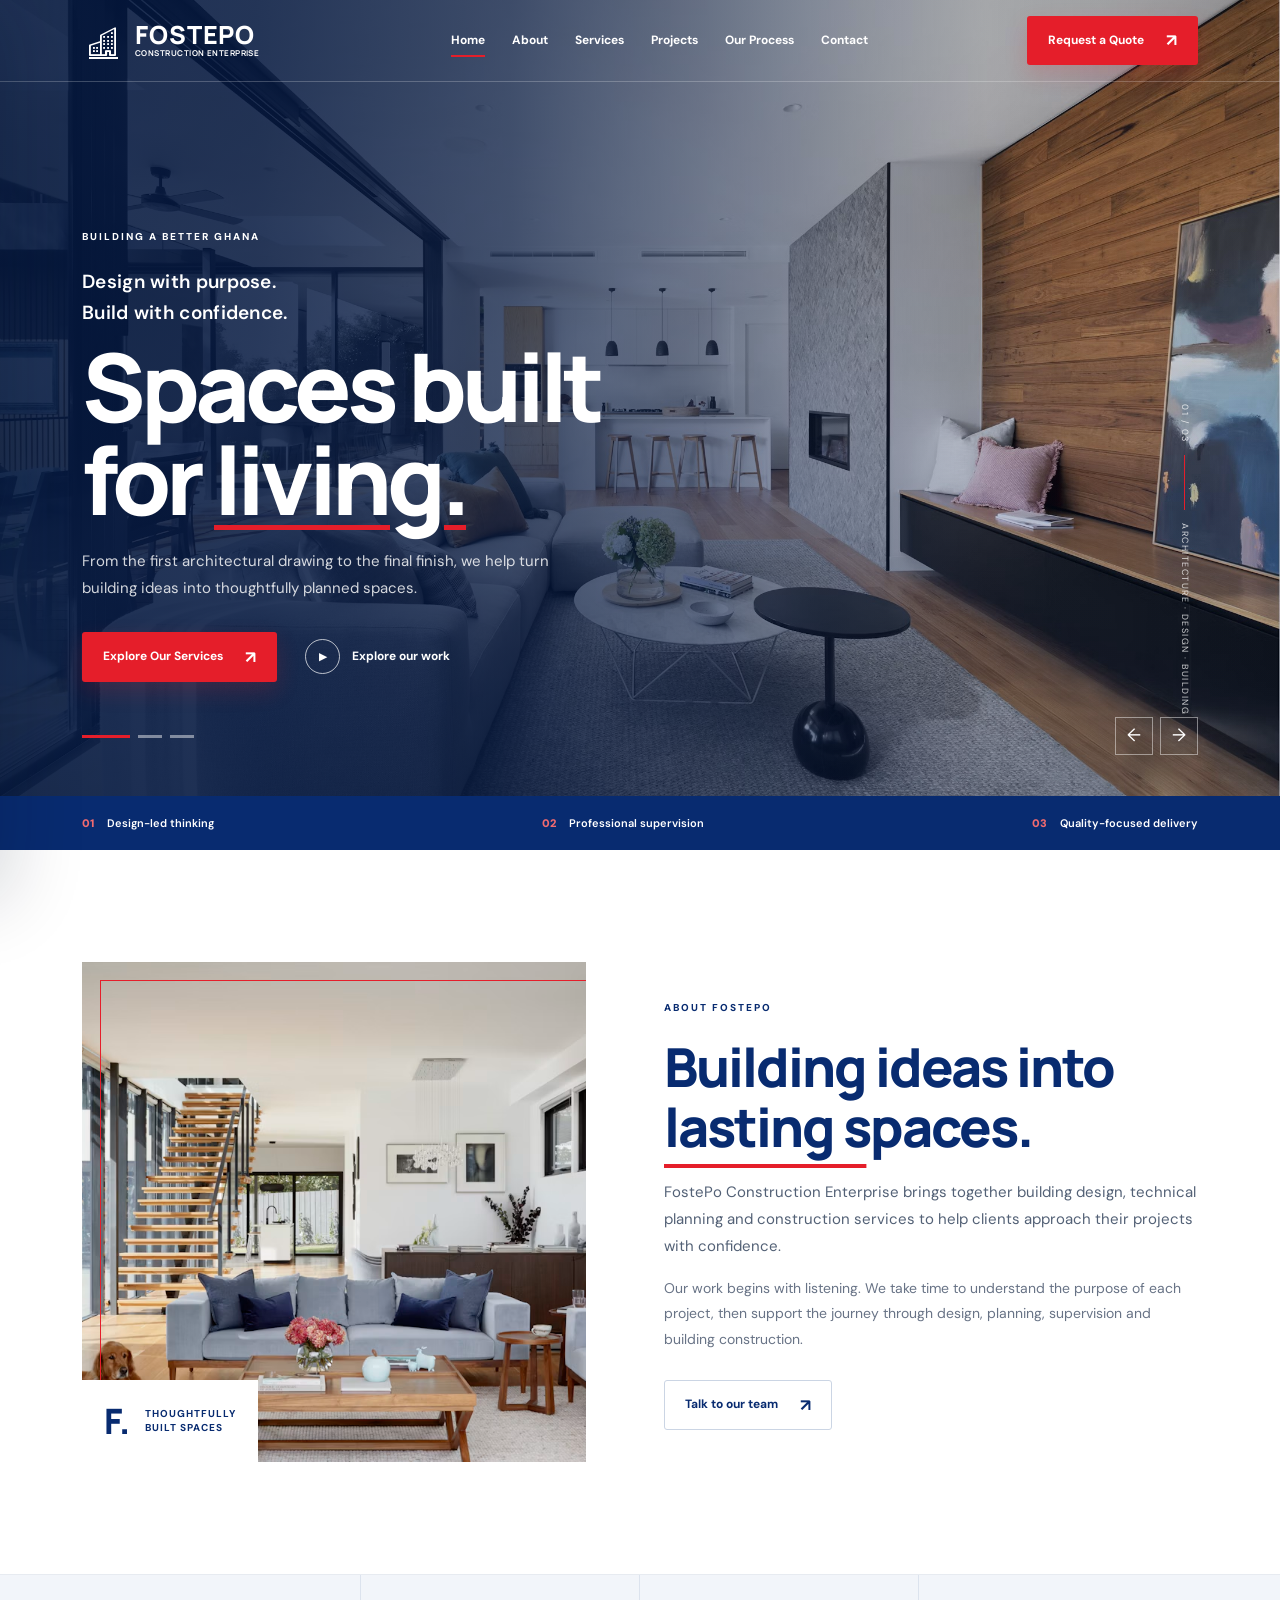
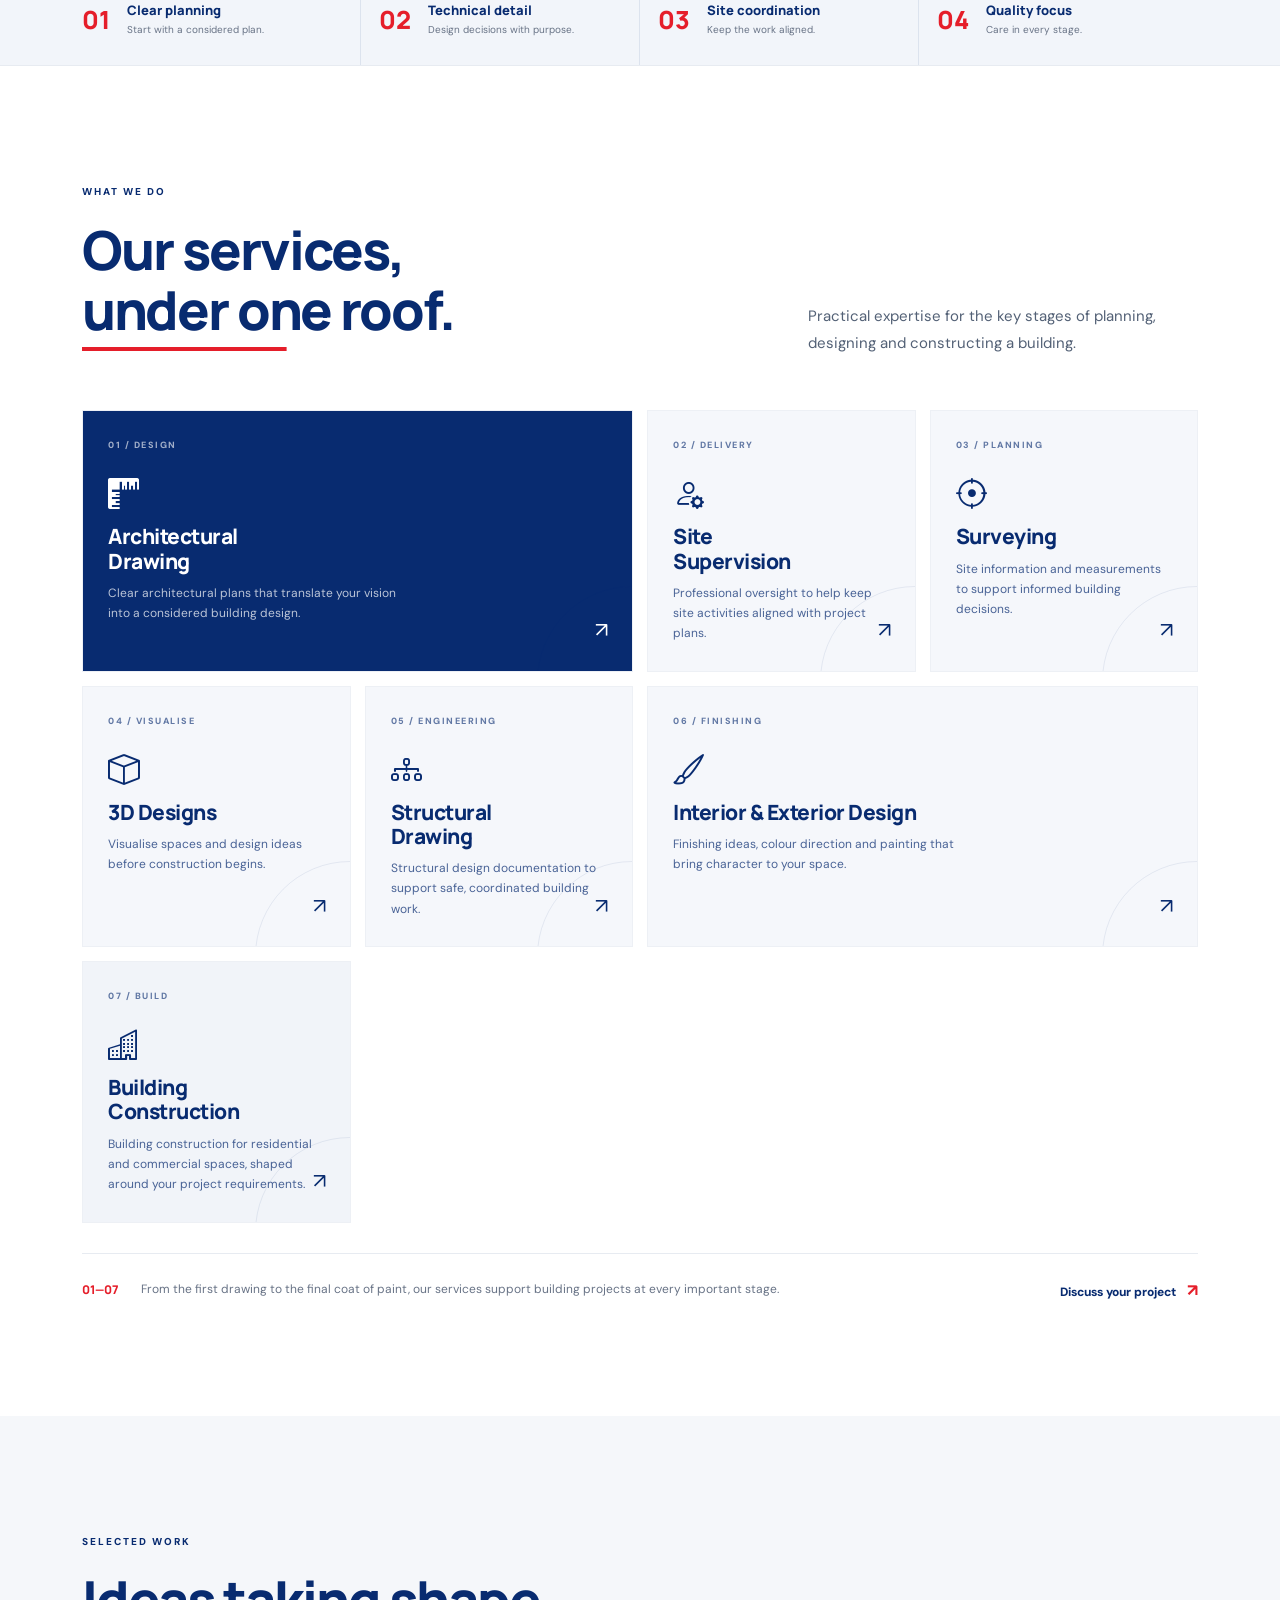
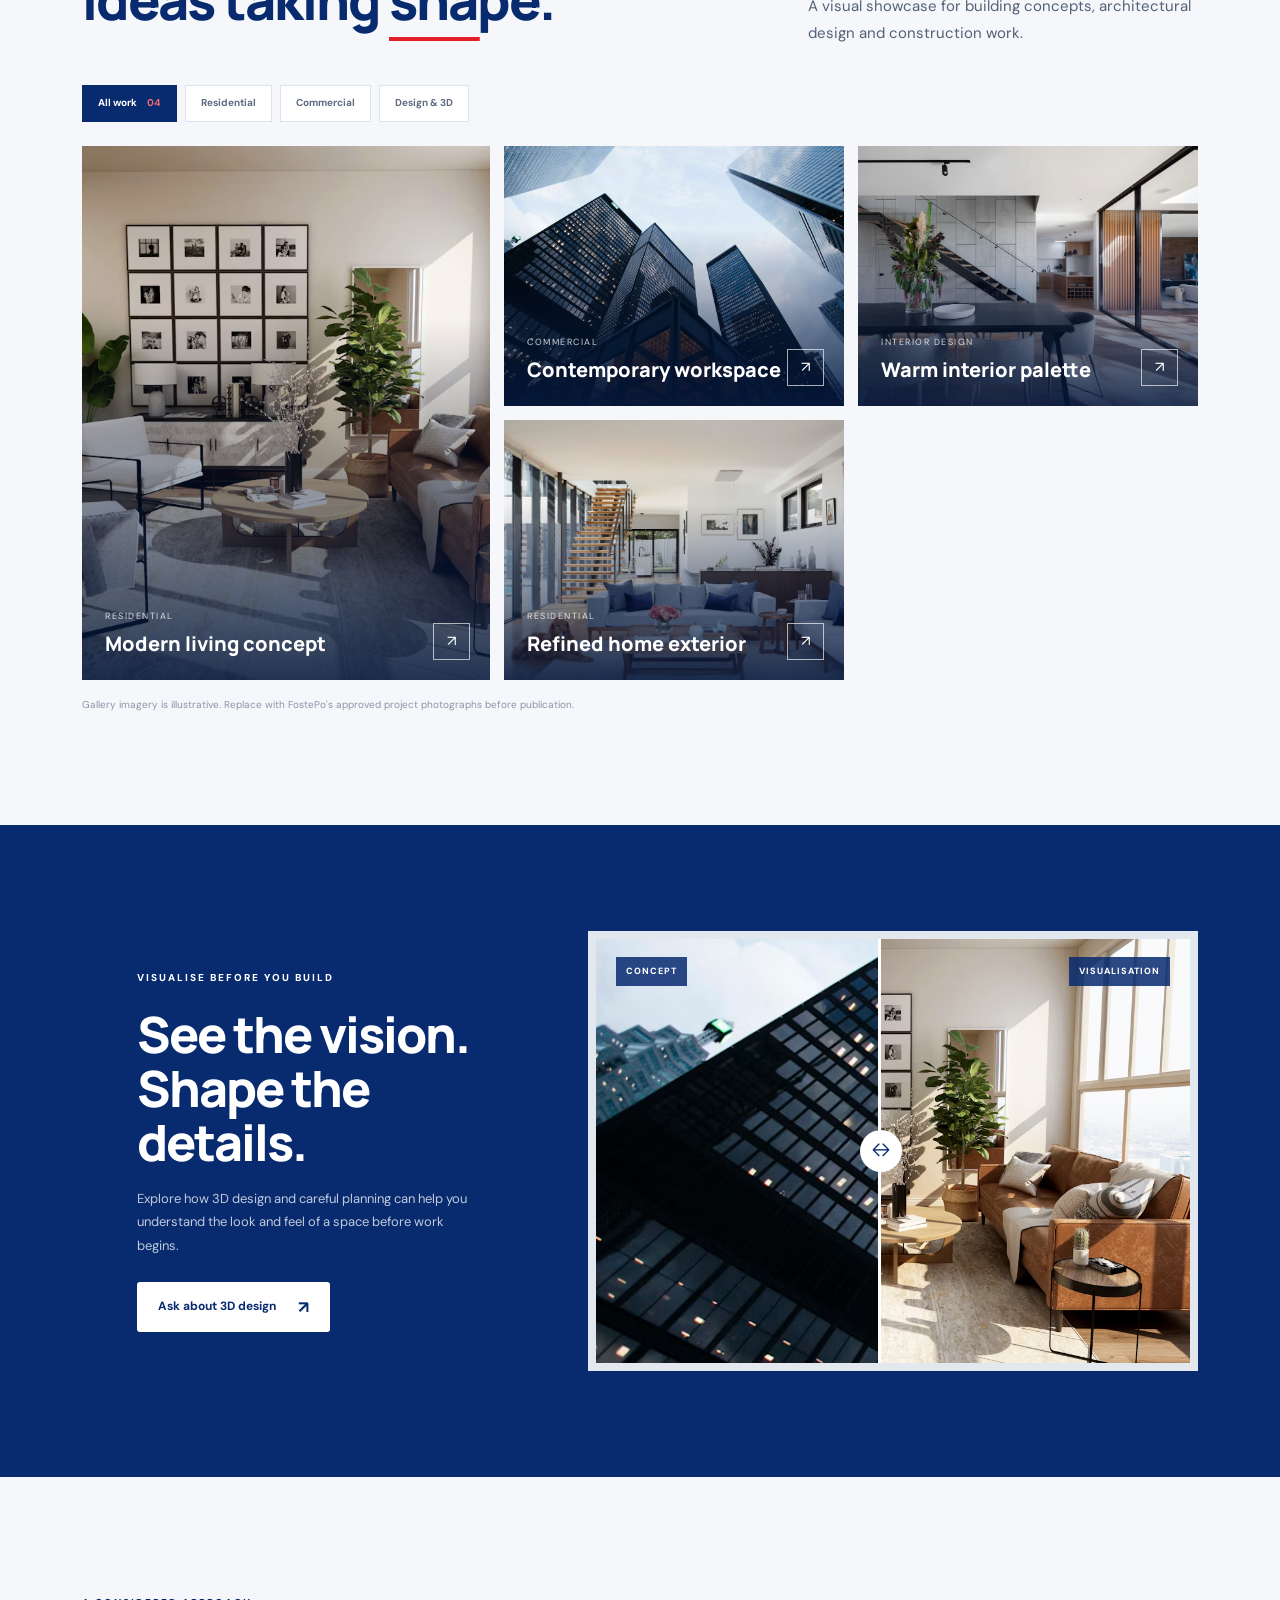
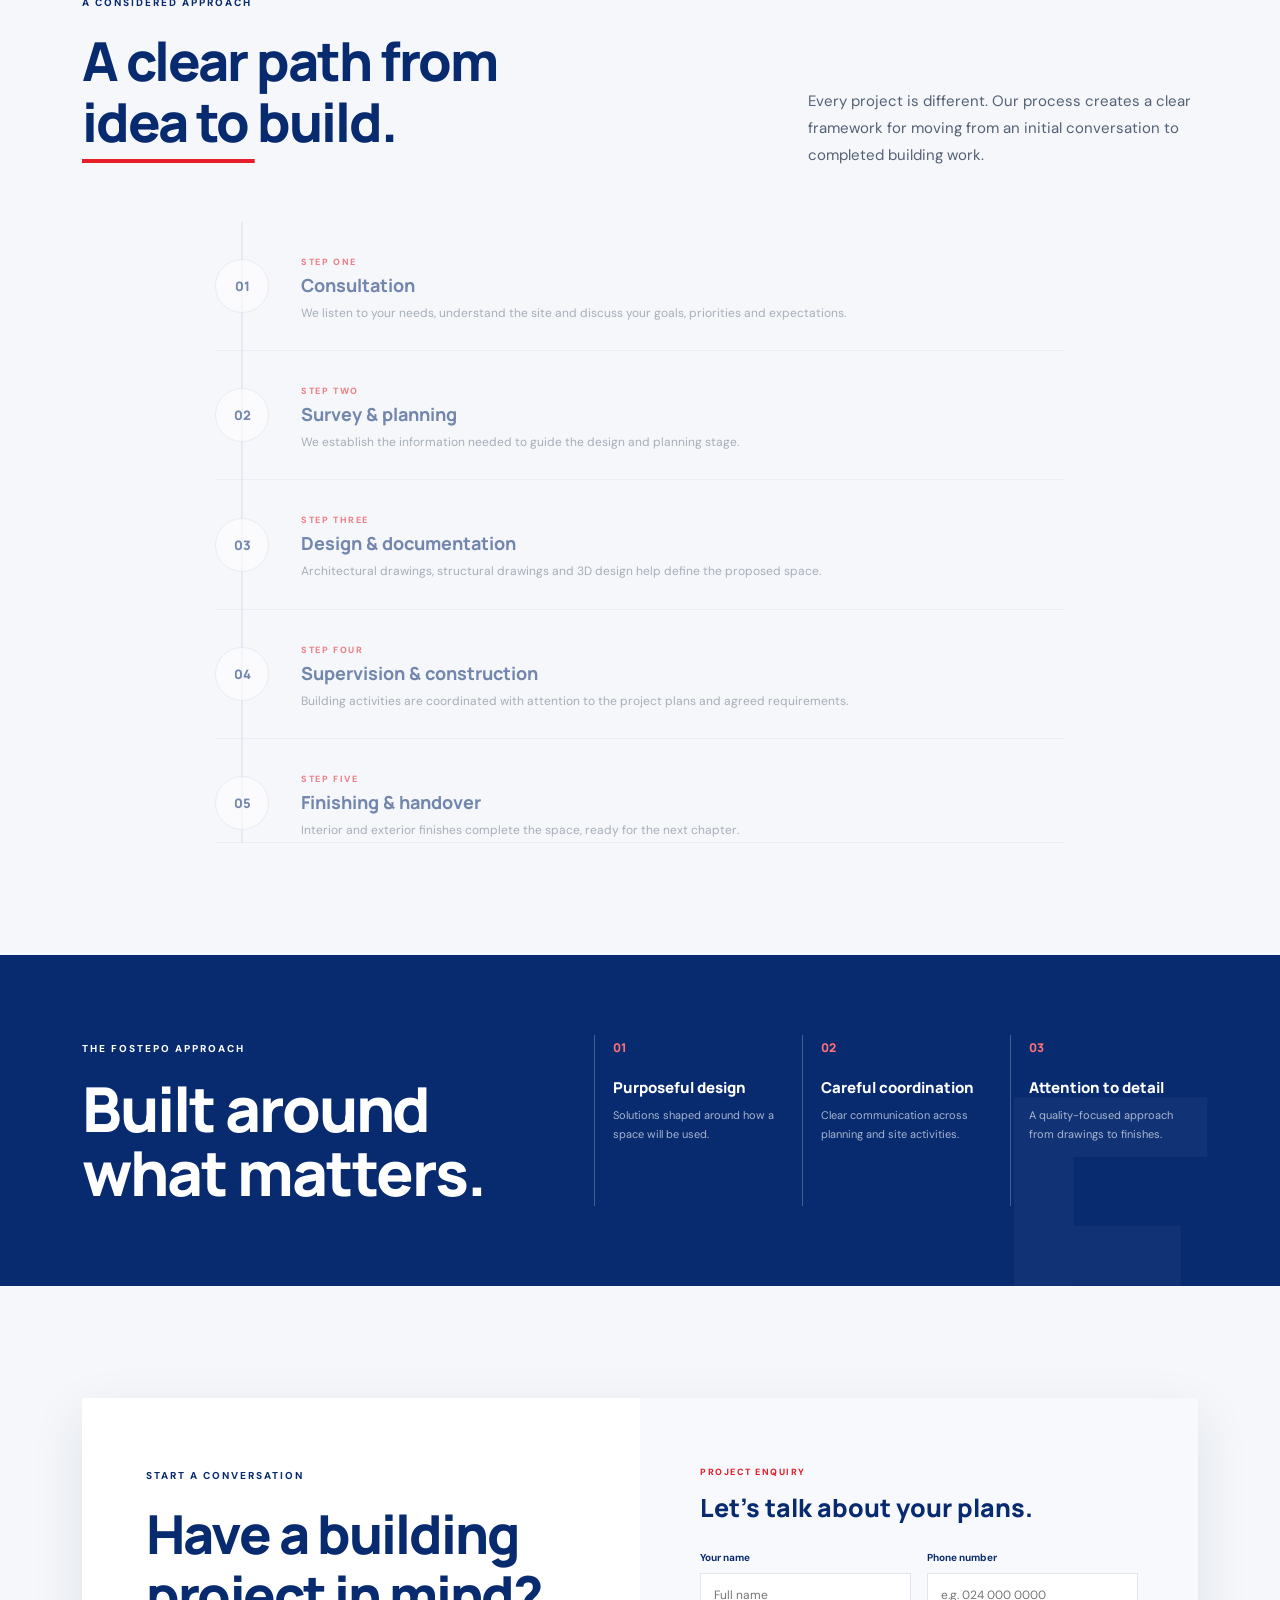
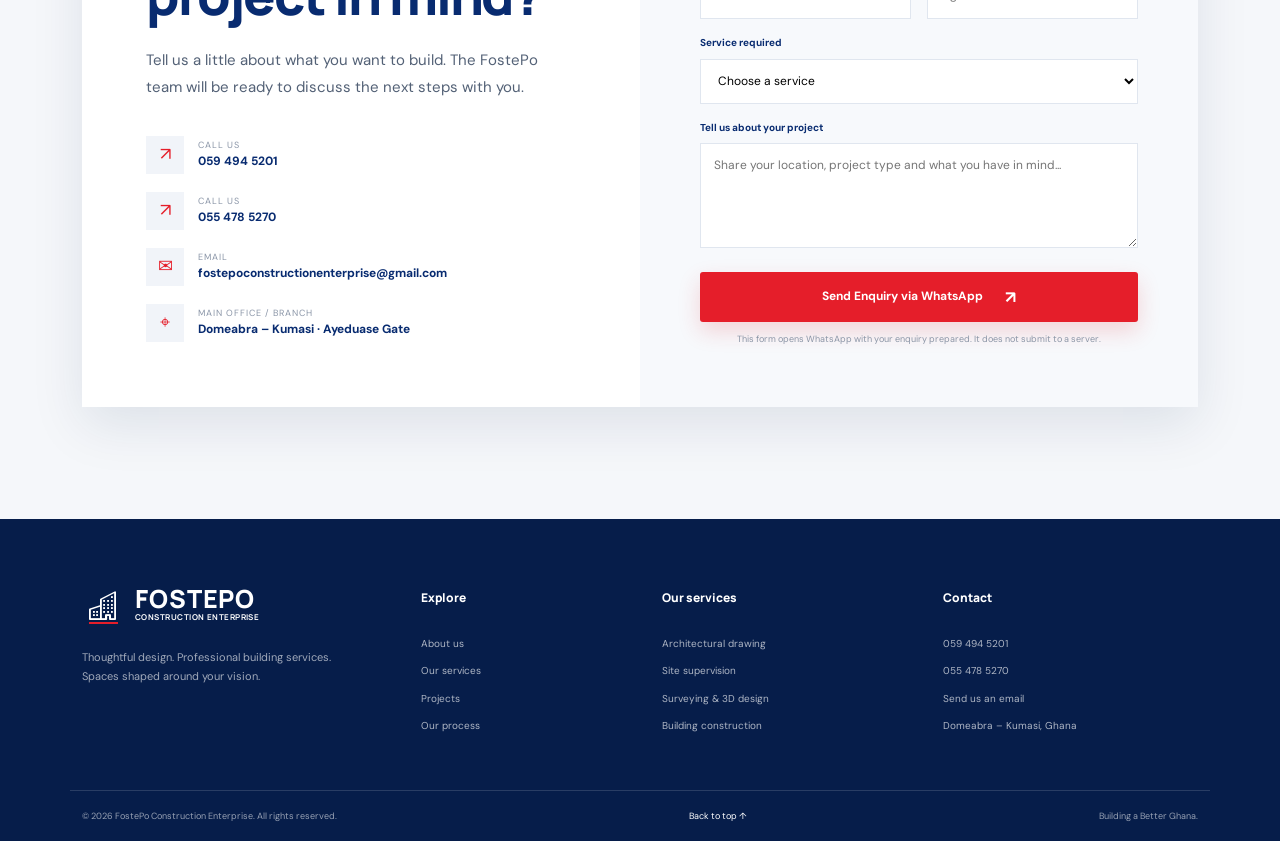
<file: index.html>
<!DOCTYPE html>

<html lang="en">
<head>
<meta charset="utf-8"/>
<meta content="width=device-width, initial-scale=1" name="viewport"/>
<meta content="#082b70" name="theme-color"/>
<meta content="FostePo Construction Enterprise provides architectural drawing, site supervision, surveying, 3D designs, structural drawing, interior and exterior design, painting and building construction in Ghana." name="description"/>
<meta content="architectural drawing, site supervision, surveying, 3D designs, structural drawing, interior design, exterior design, painting, building construction, FostePo Construction Enterprise, Ghana" name="keywords"/>
<meta content="FostePo Construction Enterprise | Building a Better Ghana" property="og:title"/>
<meta content="Architectural design, building planning, supervision and construction services in Ghana." property="og:description"/>
<meta content="website" property="og:type"/>
<title>FostePo Construction Enterprise | Building a Better Ghana</title>
<link href="https://fonts.googleapis.com" rel="preconnect"/>
<link crossorigin="" href="https://fonts.gstatic.com" rel="preconnect"/>
<link href="https://fonts.googleapis.com/css2?family=DM+Sans:wght@400;500;600;700&amp;family=Manrope:wght@400;500;600;700;800&amp;display=swap" rel="stylesheet"/>
<link href="https://cdn.jsdelivr.net/npm/bootstrap-icons@1.13.1/font/bootstrap-icons.min.css" rel="stylesheet"/>
<link crossorigin="anonymous" href="https://cdn.jsdelivr.net/npm/bootstrap@5.3.8/dist/css/bootstrap.min.css" integrity="sha384-sRIl4kxILFvY47J16cr9ZwB07vP4J8+LH7qKQnuqkuIAvNWLzeN8tE5YBujZqJLB" rel="stylesheet"/>
<link href="assets/css/style.css?v=20261112-shared-design-system" rel="stylesheet"/>
</head>
<body>
<a class="skip-link" href="#main">Skip to content</a>
<header class="site-header" data-header="">
<nav aria-label="Main navigation" class="navbar navbar-expand-lg site-nav">
<div class="container nav-container">
<a aria-label="FostePo Construction Enterprise home" class="brand" href="./#home">
<span aria-hidden="true" class="brand-mark"><i class="bi bi-buildings"></i><span class="brand-mark-line"></span></span>
<span class="brand-copy"><strong>FOSTEPO</strong><small>CONSTRUCTION ENTERPRISE</small></span>
</a>
<div class="desktop-nav d-none d-lg-flex align-items-center">
<a class="nav-link active" href="./#home">Home</a>
<a class="nav-link" href="about/">About</a>
<a class="nav-link" href="services/">Services</a>
<a class="nav-link" href="projects/">Projects</a>
<a class="nav-link" href="about/#process">Our Process</a>
<a class="nav-link" href="contact/">Contact</a>
</div>
<div class="nav-actions">

<a class="button button-red nav-quote d-none d-md-inline-flex" href="contact/">Request a Quote <span>↗</span></a>
<button aria-expanded="false" aria-label="Open navigation menu" class="menu-toggle d-lg-none" data-menu-open="" type="button">
<span></span><span></span><span></span>
</button>
</div>
</div>
</nav>
</header>
<div class="menu-backdrop" data-menu-backdrop=""></div>
<aside aria-hidden="true" aria-label="Mobile navigation" class="mobile-drawer" data-mobile-drawer="">
<div class="drawer-top">
<a aria-label="FostePo Construction Enterprise home" class="drawer-brand" href="./"><img class="drawer-brand-logo" src="assets/images/fostepo-logo.jpg" alt="FostePo Construction Enterprise" /></a>
<button aria-label="Close navigation menu" class="drawer-close" data-menu-close="" type="button">
     ×
    </button>
</div>
<p class="drawer-label">
    Explore FostePo
   </p>
<a data-drawer-link="" href="./">
<span>
     01
    </span>
    Home
   </a>
<a data-drawer-link="" href="about/">
<span>
     02
    </span>
    About Us
   </a>
<a data-drawer-link="" href="services/">
<span>
     03
    </span>
    Our Services
   </a>
<a data-drawer-link="" href="projects/">
<span>
     04
    </span>
    Our Projects
   </a>
<a data-drawer-link="" href="contact/">
<span>
     05
    </span>
    Contact Us
   </a>
<div class="drawer-bottom">
<small>
     Have a building project in mind?
    </small>
<a class="button button-red" data-drawer-link="" href="contact/">
     Let's discuss it
     <span>
      ↗
     </span>
</a>
</div>
</aside>
<main id="main">
<section aria-label="Welcome to FostePo Construction Enterprise" class="hero" id="home">
<div class="hero-slides" data-hero-slider="">
<article class="hero-slide is-active">
<img class="hero-slide-image" src="assets/images/fostepo/homepage-hero-01.jpg" alt="" aria-hidden="true" decoding="async" loading="eager" fetchpriority="high" />
<div class="hero-overlay"></div>
<div class="container hero-content">
<div class="hero-copy" data-reveal="">
<span class="eyebrow eyebrow-light"> Building a Better Ghana</span>
<p class="hero-kicker">Design with purpose.<br/>Build with confidence.</p>
<h1>Spaces built<br/>for <em>living.</em></h1>
<p class="hero-description">From the first architectural drawing to the final finish, we help turn building ideas into thoughtfully planned spaces.</p>
<div class="hero-actions">
<a class="button button-red" href="services/">Explore Our Services <span>↗</span></a>
<a class="text-link text-link-light" href="projects/"><span class="play-icon">▶</span> Explore our work</a>
</div>
</div>
<div class="hero-side-note"><span>01 / 03</span><i></i><span>Architecture · Design · Building</span></div>
</div>
</article>
<article class="hero-slide">
<img class="hero-slide-image" src="assets/images/fostepo/homepage-hero-02.jpg" alt="" aria-hidden="true" decoding="async" loading="eager" />
<div class="hero-overlay"></div>
<div class="container hero-content">
<div class="hero-copy">
<span class="eyebrow eyebrow-light"> Thoughtful planning</span>
<p class="hero-kicker">Every detail matters.</p>
<h2>Good design.<br/><em>Strong foundations.</em></h2>
<p class="hero-description">Architectural and structural drawings, surveying and site supervision that help your project move forward with clarity.</p>
<div class="hero-actions">
<a class="button button-red" href="services/">View Our Expertise <span>↗</span></a>
<a class="text-link text-link-light" href="about/">Discover FostePo <span>↗</span></a>
</div>
</div>
<div class="hero-side-note"><span>02 / 03</span><i></i><span>Plan carefully · Build confidently</span></div>
</div>
</article>
<article class="hero-slide">
<img class="hero-slide-image" src="assets/images/fostepo/homepage-hero-03.jpg" alt="" aria-hidden="true" decoding="async" loading="eager" />
<div class="hero-overlay"></div>
<div class="container hero-content">
<div class="hero-copy">
<span class="eyebrow eyebrow-light"> Your vision, brought to life</span>
<p class="hero-kicker">From concept to completion.</p>
<h2>Make room<br/>for <em>what's next.</em></h2>
<p class="hero-description">Building construction and interior and exterior design shaped around your needs, priorities and vision.</p>
<div class="hero-actions">
<a class="button button-red" href="contact/">Start a Conversation <span>↗</span></a>
<a class="text-link text-link-light" href="projects/">View Project Gallery <span>↗</span></a>
</div>
</div>
<div class="hero-side-note"><span>03 / 03</span><i></i><span>Residential · Commercial · Personal</span></div>
</div>
</article>
</div>
<div class="hero-controls container">
<div aria-label="Choose hero slide" class="hero-dots" data-hero-dots="">
<button aria-label="Show slide 1" class="is-active" type="button"></button>
<button aria-label="Show slide 2" type="button"></button>
<button aria-label="Show slide 3" type="button"></button>
</div>
<div class="hero-arrows">
<button aria-label="Previous slide" data-hero-prev="" type="button">←</button>
<button aria-label="Next slide" data-hero-next="" type="button">→</button>
</div>
</div>
<div class="hero-bottom-strip">
<div class="container strip-inner">
<span><b>01</b> Design-led thinking</span>
<span><b>02</b> Professional supervision</span>
<span><b>03</b> Quality-focused delivery</span>
</div>
</div>
</section>
<section class="intro-section section-pad" id="about">
<div class="container">
<div class="row align-items-center g-5">
<div class="col-lg-6" data-reveal="">
<div class="image-frame intro-image">
<img alt="Modern multi-storey building exterior" loading="lazy" src="assets/images/fostepo/exterior-design.avif"/>
<div class="image-index"><strong>F.</strong><span>Thoughtfully<br/>built spaces</span></div>
</div>
</div>
<div class="col-lg-6" data-reveal="">
<span class="eyebrow"> About FostePo</span>
<h2 class="section-title">Building ideas into <span class="title-rule">lasting spaces.</span></h2>
<p class="section-lead">FostePo Construction Enterprise brings together building design, technical planning and construction services to help clients approach their projects with confidence.</p>
<p class="body-copy">Our work begins with listening. We take time to understand the purpose of each project, then support the journey through design, planning, supervision and building construction.</p>
<a class="button button-outline" href="contact/">Talk to our team <span>↗</span></a>
</div>
</div>
</div>
</section>
<section aria-label="Our approach" class="proof-band">
<div class="container proof-grid">
<div class="proof-item"><span class="proof-number">01</span><div><strong>Clear planning</strong><small>Start with a considered plan.</small></div></div>
<div class="proof-item"><span class="proof-number">02</span><div><strong>Technical detail</strong><small>Design decisions with purpose.</small></div></div>
<div class="proof-item"><span class="proof-number">03</span><div><strong>Site coordination</strong><small>Keep the work aligned.</small></div></div>
<div class="proof-item"><span class="proof-number">04</span><div><strong>Quality focus</strong><small>Care in every stage.</small></div></div>
</div>
</section>
<section class="services-section section-pad" id="services">
<div class="container">
<div class="section-heading" data-reveal="">
<div><span class="eyebrow"> What we do</span><h2 class="section-title">Our services, <span class="title-rule">under one roof.</span></h2></div>
<p class="section-lead">Practical expertise for the key stages of planning, designing and constructing a building.</p>
</div>
<div class="services-bento" data-service-grid="">
<a class="service-card service-card-large" data-service="architectural drawing architectural plans building design" href="services/#architectural-drawing">
<span class="service-index">01 / DESIGN</span><span class="service-icon"><i class="bi bi-rulers"></i></span>
<h3>Architectural<br/>Drawing</h3><p>Clear architectural plans that translate your vision into a considered building design.</p><span class="service-arrow">↗</span>
</a>
<a class="service-card" data-service="site supervision building site project supervision" href="services/#site-supervision">
<span class="service-index">02 / DELIVERY</span><span class="service-icon"><i class="bi bi-person-gear"></i></span>
<h3>Site<br/>Supervision</h3><p>Professional oversight to help keep site activities aligned with project plans.</p><span class="service-arrow">↗</span>
</a>
<a class="service-card" data-service="surveying land site measurement" href="services/#surveying">
<span class="service-index">03 / PLANNING</span><span class="service-icon"><i class="bi bi-crosshair"></i></span>
<h3>Surveying</h3><p>Site information and measurements to support informed building decisions.</p><span class="service-arrow">↗</span>
</a>
<a class="service-card" data-service="3d designs visualisation rendering" href="services/#3d-designs">
<span class="service-index">04 / VISUALISE</span><span class="service-icon"><i class="bi bi-box"></i></span>
<h3>3D Designs</h3><p>Visualise spaces and design ideas before construction begins.</p><span class="service-arrow">↗</span>
</a>
<a class="service-card" data-service="structural drawing engineering building plans" href="services/#structural-drawing">
<span class="service-index">05 / ENGINEERING</span><span class="service-icon"><i class="bi bi-diagram-3"></i></span>
<h3>Structural<br/>Drawing</h3><p>Structural design documentation to support safe, coordinated building work.</p><span class="service-arrow">↗</span>
</a>
<a class="service-card service-card-wide" data-service="interior exterior design painting finishing" href="services/#interior-exterior-design">
<span class="service-index">06 / FINISHING</span><span class="service-icon"><i class="bi bi-brush"></i></span>
<h3>Interior &amp; Exterior Design</h3><p>Finishing ideas, colour direction and painting that bring character to your space.</p><span class="service-arrow">↗</span>
</a>
<a class="service-card service-card-feature" data-service="construction building house residential commercial" href="services/#building-construction">
<span class="service-index">07 / BUILD</span><span class="service-icon"><i class="bi bi-buildings"></i></span>
<h3>Building<br/>Construction</h3><p>Building construction for residential and commercial spaces, shaped around your project requirements.</p><span class="service-arrow">↗</span>
</a>
</div>
<div class="services-footnote"><span>01—07</span><p>From the first drawing to the final coat of paint, our services support building projects at every important stage.</p><a class="simple-link" href="contact/">Discuss your project <span>↗</span></a></div>
</div>
</section>
<section class="projects-section section-pad" id="projects">
<div class="container">
<div class="section-heading" data-reveal="">
<div><span class="eyebrow"> Selected work</span><h2 class="section-title">Ideas taking <span class="title-rule">shape.</span></h2></div>
<p class="section-lead">A visual showcase for building concepts, architectural design and construction work.</p>
</div>
<div class="project-filters" data-project-filters="">
<button class="active" data-filter="all" type="button">All work <span>04</span></button>
<button data-filter="residential" type="button">Residential</button>
<button data-filter="commercial" type="button">Commercial</button>
<button data-filter="design" type="button">Design &amp; 3D</button>
</div>
<div class="project-grid" data-project-grid="">
<article class="project-card project-tall" data-category="residential">
<img alt="Contemporary residential building concept" loading="lazy" src="assets/images/fostepo/interior-design.avif"/>
<div class="project-overlay"><span>Residential</span><h3>Modern living concept</h3><a aria-label="Enquire about residential projects" href="contact/">↗</a></div>
</article>
<article class="project-card" data-category="commercial">
<img alt="Contemporary commercial building" loading="lazy" src="assets/images/fostepo/residential-apartment.avif"/>
<div class="project-overlay"><span>Commercial</span><h3>Contemporary workspace</h3><a aria-label="Enquire about commercial projects" href="contact/">↗</a></div>
</article>
<article class="project-card" data-category="design">
<img alt="Interior design and living room finish" loading="lazy" src="assets/images/fostepo/service-image-01.avif"/>
<div class="project-overlay"><span>Interior design</span><h3>Warm interior palette</h3><a aria-label="Enquire about interior design" href="contact/">↗</a></div>
</article>
<article class="project-card" data-category="residential">
<img alt="Modern home exterior design" loading="lazy" src="assets/images/fostepo/exterior-design.avif"/>
<div class="project-overlay"><span>Residential</span><h3>Refined home exterior</h3><a aria-label="Enquire about home construction" href="contact/">↗</a></div>
</article>
</div>
<p class="gallery-note">Gallery imagery is illustrative. Replace with FostePo's approved project photographs before publication.</p>
</div>
</section>
<section class="comparison-section section-pad">
<div class="container">
<div class="comparison-panel" data-reveal="">
<div class="comparison-copy">
<span class="eyebrow eyebrow-light"> Visualise before you build</span>
<h2 class="section-title">See the vision.<br/><span>Shape the details.</span></h2>
<p>Explore how 3D design and careful planning can help you understand the look and feel of a space before work begins.</p>
<a class="button button-light" href="contact/">Ask about 3D design <span>↗</span></a>
</div>
<div class="before-after" data-before-after="">
<img alt="Finished contemporary home concept" class="after-image" loading="lazy" src="assets/images/fostepo/interior-design.avif"/>
<div class="before-image-wrap"><img alt="Building construction site concept" loading="lazy" src="assets/images/fostepo/residential-apartment.avif"/></div>
<span class="compare-label compare-before">CONCEPT</span><span class="compare-label compare-after">VISUALISATION</span>
<div class="compare-divider"><span>↔</span></div>
<input aria-label="Compare concept and visualisation" data-compare-range="" max="100" min="0" type="range" value="48"/>
</div>
</div>
</div>
</section>
<section class="process-section section-pad" id="process">
<div class="container">
<div class="section-heading" data-reveal="">
<div><span class="eyebrow"> A considered approach</span><h2 class="section-title">A clear path from <span class="title-rule">idea to build.</span></h2></div>
<p class="section-lead">Every project is different. Our process creates a clear framework for moving from an initial conversation to completed building work.</p>
</div>
<div class="process-timeline" data-timeline="">
<div class="timeline-line"><span data-timeline-progress=""></span></div>
<article class="timeline-step" data-timeline-step=""><span class="timeline-dot">01</span><div><small>STEP ONE</small><h3>Consultation</h3><p>We listen to your needs, understand the site and discuss your goals, priorities and expectations.</p></div></article>
<article class="timeline-step" data-timeline-step=""><span class="timeline-dot">02</span><div><small>STEP TWO</small><h3>Survey &amp; planning</h3><p>We establish the information needed to guide the design and planning stage.</p></div></article>
<article class="timeline-step" data-timeline-step=""><span class="timeline-dot">03</span><div><small>STEP THREE</small><h3>Design &amp; documentation</h3><p>Architectural drawings, structural drawings and 3D design help define the proposed space.</p></div></article>
<article class="timeline-step" data-timeline-step=""><span class="timeline-dot">04</span><div><small>STEP FOUR</small><h3>Supervision &amp; construction</h3><p>Building activities are coordinated with attention to the project plans and agreed requirements.</p></div></article>
<article class="timeline-step" data-timeline-step=""><span class="timeline-dot">05</span><div><small>STEP FIVE</small><h3>Finishing &amp; handover</h3><p>Interior and exterior finishes complete the space, ready for the next chapter.</p></div></article>
</div>
</div>
</section>
<section class="values-section">
<div class="container values-inner">
<div><span class="eyebrow eyebrow-light"> The FostePo approach</span><h2>Built around<br/>what matters.</h2></div>
<div class="values-list">
<div><span>01</span><strong>Purposeful design</strong><p>Solutions shaped around how a space will be used.</p></div>
<div><span>02</span><strong>Careful coordination</strong><p>Clear communication across planning and site activities.</p></div>
<div><span>03</span><strong>Attention to detail</strong><p>A quality-focused approach from drawings to finishes.</p></div>
</div>
</div>
</section>
<section class="contact-section section-pad" id="contact">
<div class="container">
<div class="contact-card">
<div class="contact-copy">
<span class="eyebrow"> Start a conversation</span>
<h2 class="section-title">Have a building project in mind?</h2>
<p class="section-lead">Tell us a little about what you want to build. The FostePo team will be ready to discuss the next steps with you.</p>
<div class="contact-details">
<a href="tel:+233594945201"><span class="detail-icon">↗</span><span><small>Call us</small><strong>059 494 5201</strong></span></a>
<a href="tel:+233554785270"><span class="detail-icon">↗</span><span><small>Call us</small><strong>055 478 5270</strong></span></a>
<a href="mailto:fostepoconstructionenterprise@gmail.com"><span class="detail-icon">✉</span><span><small>Email</small><strong>fostepoconstructionenterprise@gmail.com</strong></span></a>
<div><span class="detail-icon">⌖</span><span><small>Main office / branch</small><strong>Domeabra – Kumasi · Ayeduase Gate</strong></span></div>
</div>
</div>
<form class="enquiry-form" data-enquiry-form="">
<div class="form-heading"><small>PROJECT ENQUIRY</small><h3>Let's talk about your plans.</h3></div>
<div class="row g-3">
<div class="col-md-6"><label for="enquiry-name">Your name</label><input id="enquiry-name" name="name" placeholder="Full name" required="" type="text"/></div>
<div class="col-md-6"><label for="enquiry-phone">Phone number</label><input id="enquiry-phone" name="phone" placeholder="e.g. 024 000 0000" required="" type="tel"/></div>
<div class="col-12"><label for="enquiry-service">Service required</label><select id="enquiry-service" name="service" required=""><option value="">Choose a service</option><option>Architectural Drawing</option><option>Site Supervision</option><option>Surveying</option><option>3D Designs</option><option>Structural Drawing</option><option>Interior and Exterior Design / Painting</option><option>Building Construction</option></select></div>
<div class="col-12"><label for="enquiry-message">Tell us about your project</label><textarea id="enquiry-message" name="message" placeholder="Share your location, project type and what you have in mind..." required="" rows="4"></textarea></div>
<div class="col-12"><button class="button button-red w-100" type="submit">Send Enquiry via WhatsApp <span>↗</span></button><p class="form-note">This form opens WhatsApp with your enquiry prepared. It does not submit to a server.</p></div>
</div>
</form>
</div>
</div>
</section>
</main>
<footer class="site-footer">
<div class="container footer-main">
<div class="footer-brand-col">
<a class="brand brand-footer" href="./#home">
<span aria-hidden="true" class="brand-mark"><i class="bi bi-buildings"></i><span class="brand-mark-line"></span></span>
<span class="brand-copy"><strong>FOSTEPO</strong><small>CONSTRUCTION ENTERPRISE</small></span>
</a>
<p>Thoughtful design. Professional building services. Spaces shaped around your vision.</p>
</div>
<div><h4>Explore</h4><a href="about/">About us</a><a href="services/">Our services</a><a href="projects/">Projects</a><a href="about/#process">Our process</a></div>
<div><h4>Our services</h4><a href="services/#architectural-drawing">Architectural drawing</a><a href="services/#site-supervision">Site supervision</a><a href="services/#surveying">Surveying &amp; 3D design</a><a href="services/#building-construction">Building construction</a></div>
<div><h4>Contact</h4><a href="tel:+233594945201">059 494 5201</a><a href="tel:+233554785270">055 478 5270</a><a href="mailto:fostepoconstructionenterprise@gmail.com">Send us an email</a><span>Domeabra – Kumasi, Ghana</span></div>
</div>
<div class="container footer-bottom"><span>© <span data-current-year=""></span> FostePo Construction Enterprise. All rights reserved.</span><a href="./#home">Back to top ↑</a><span>Building a Better Ghana.</span></div>
</footer>

<a aria-label="Back to top" class="back-to-top" data-back-to-top="" href="./#home">↑</a>
<script crossorigin="anonymous" integrity="sha384-FKyoEForCGlyvwx9Hj09JcYn3nv7wiPVlz7YYwJrWVcXK/BmnVDxM+D2scQbITxI" src="https://cdn.jsdelivr.net/npm/bootstrap@5.3.8/dist/js/bootstrap.bundle.min.js"></script>
<script defer="" src="assets/js/homepage.js?v=20261112-home"></script>
</body>
</html>
</file>
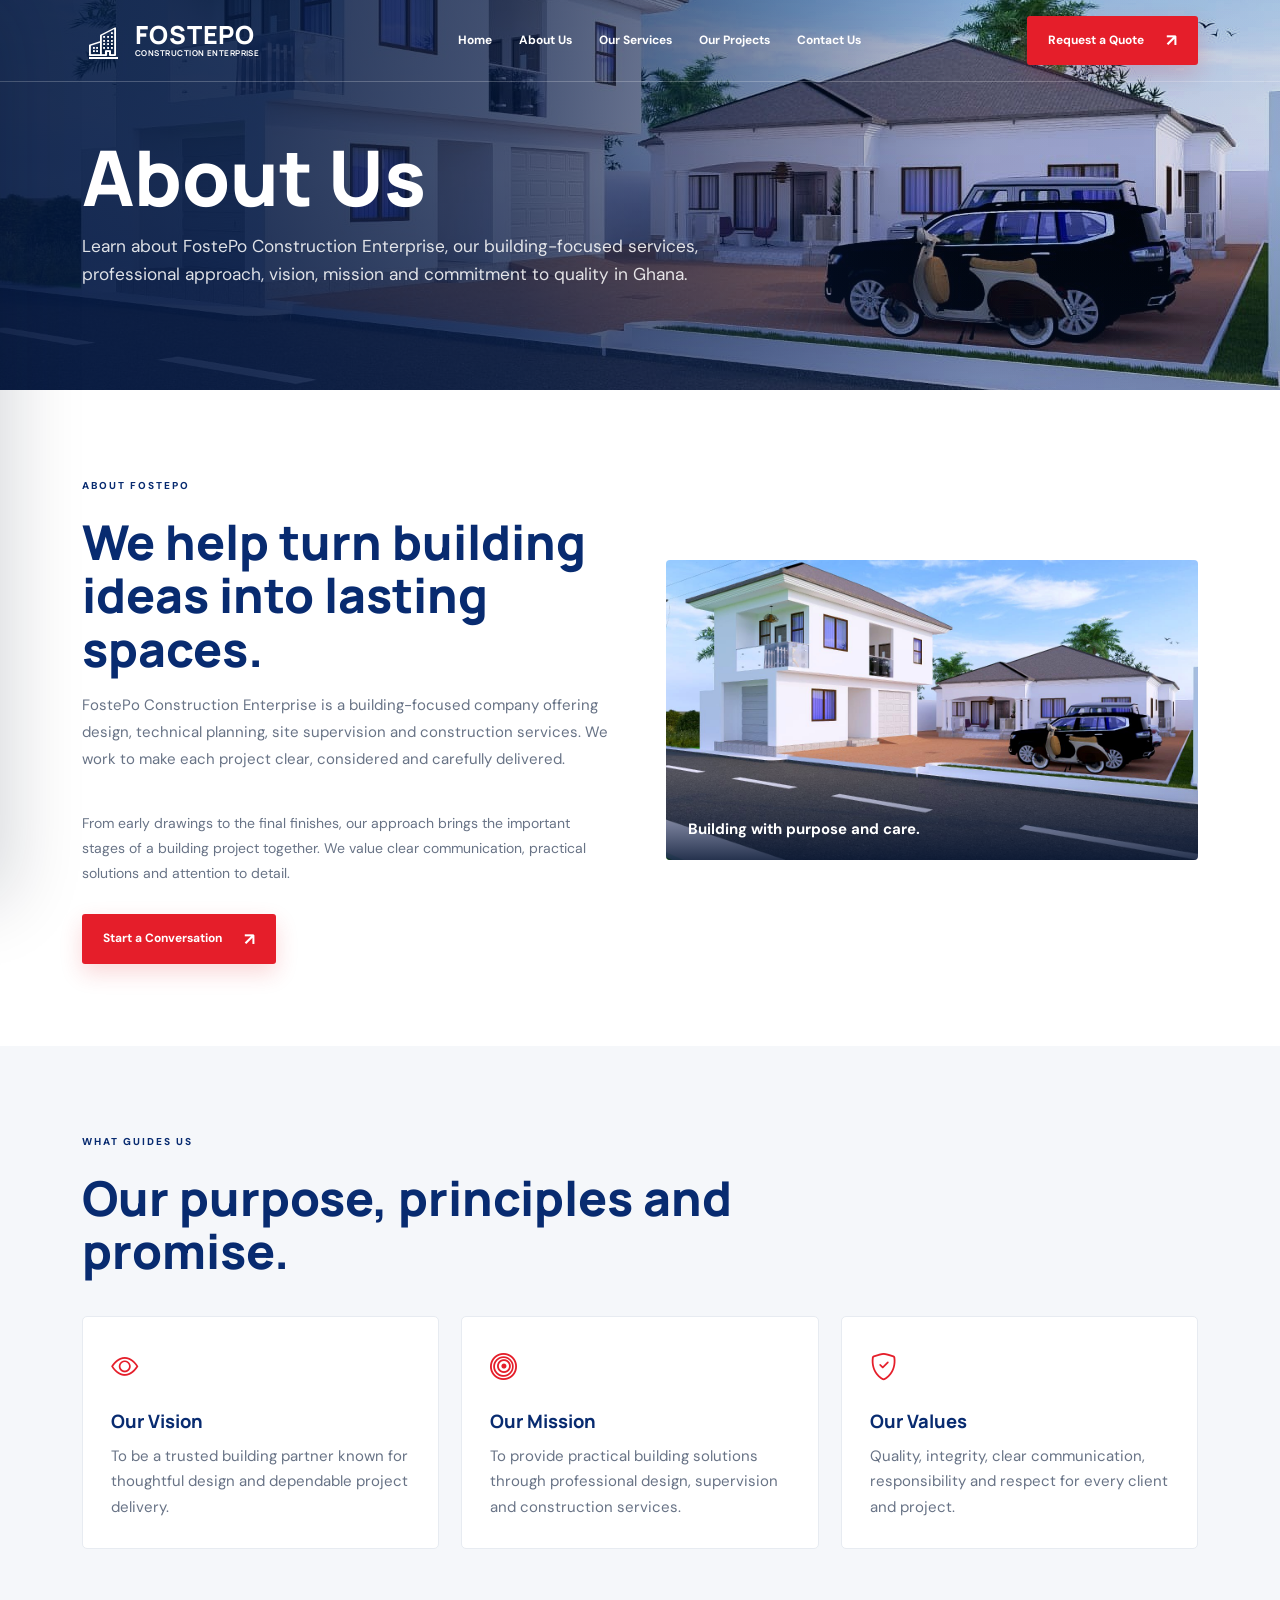
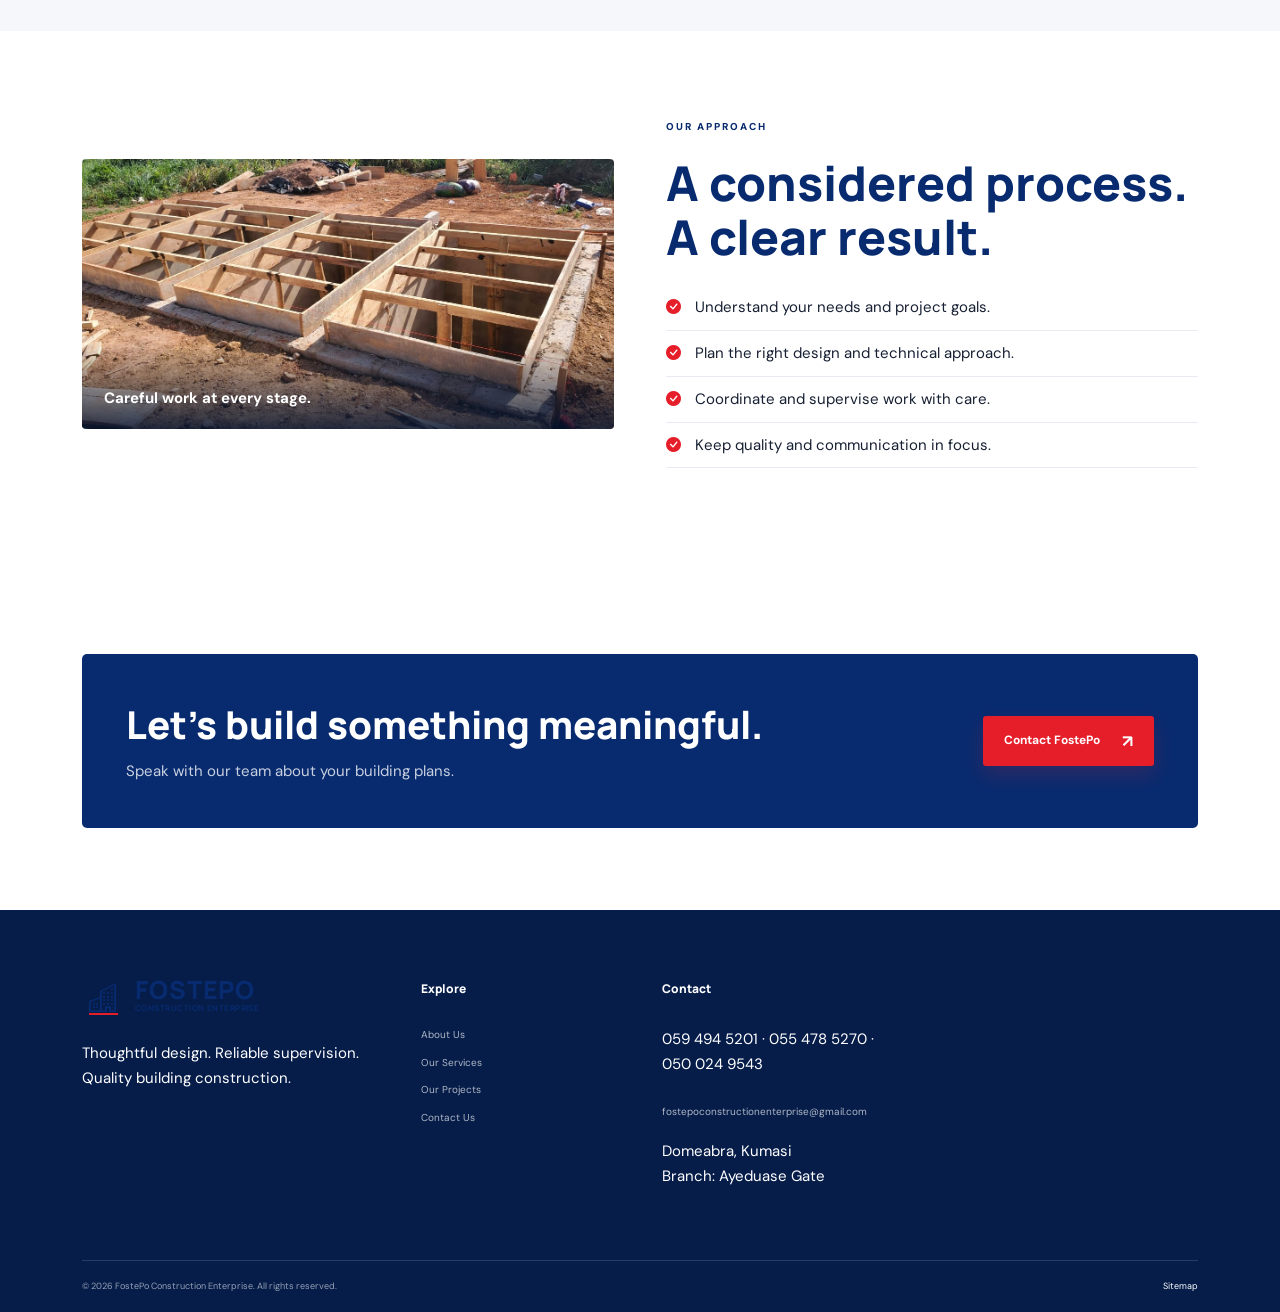
<file: about/index.html>
<!DOCTYPE html>

<html lang="en">
<head>
<meta charset="utf-8"/>
<meta content="width=device-width, initial-scale=1" name="viewport"/>
<meta content="#082b70" name="theme-color"/>
<meta content="Learn about FostePo Construction Enterprise, our building-focused services, professional approach, vision, mission and commitment to quality in Ghana." name="description"/>
<meta content="FostePo company profile, about FostePo Construction Enterprise, building company Ghana, construction company values, building design team" name="keywords"/>
<meta content="index, follow, max-image-preview:large" name="robots"/>
<link href="https://fostepo.com/about/" rel="canonical"/>
<title>
   About FostePo Construction Enterprise - Our Company
  </title>
<meta content="website" property="og:type"/>
<meta content="FostePo Construction Enterprise" property="og:site_name"/>
<meta content="About FostePo Construction Enterprise - Our Company" property="og:title"/>
<meta content="Learn about FostePo Construction Enterprise, our building-focused services, professional approach, vision, mission and commitment to quality in Ghana." property="og:description"/>
<meta content="https://fostepo.com/about/" property="og:url"/>
<meta content="https://fostepo.com/assets/images/modern-house-render.jpg" property="og:image"/>
<meta content="summary_large_image" name="twitter:card"/>
<meta content="About FostePo Construction Enterprise - Our Company" name="twitter:title"/>
<meta content="Learn about FostePo Construction Enterprise, our building-focused services, professional approach, vision, mission and commitment to quality in Ghana." name="twitter:description"/>
<meta content="https://fostepo.com/assets/images/modern-house-render.jpg" name="twitter:image"/>
<link href="../favicon.jpg" rel="icon" sizes="256x256" type="image/jpeg"/>
<link href="../favicon.jpg" rel="apple-touch-icon"/>
<link href="https://fonts.googleapis.com" rel="preconnect"/>
<link crossorigin="" href="https://fonts.gstatic.com" rel="preconnect"/>
<link href="https://fonts.googleapis.com/css2?family=DM+Sans:wght@400;500;600;700&amp;family=Manrope:wght@400;500;600;700;800&amp;display=swap" rel="stylesheet"/>
<link href="https://cdn.jsdelivr.net/npm/bootstrap-icons@1.13.1/font/bootstrap-icons.min.css" rel="stylesheet"/>
<link href="https://cdn.jsdelivr.net/npm/bootstrap@5.3.8/dist/css/bootstrap.min.css" rel="stylesheet"/>
<link href="../assets/css/style.css?v=20261112-shared-design-system" rel="stylesheet"/>
<script type="application/ld+json">
   {"@context": "https://schema.org", "@type": "GeneralContractor", "name": "FostePo Construction Enterprise", "url": "https://fostepo.com/", "email": "fostepoconstructionenterprise@gmail.com", "telephone": ["+233594945201", "+233554785270", "+233500249543"], "image": "https://fostepo.com/assets/images/modern-house-render.jpg", "logo": "https://fostepo.com/favicon.jpg", "address": {"@type": "PostalAddress", "addressLocality": "Domeabra", "addressRegion": "Ashanti Region", "addressCountry": "GH"}, "areaServed": {"@type": "Country", "name": "Ghana"}, "knowsAbout": ["Architectural Drawing", "Site Supervision", "Surveying", "3D Designs", "Structural Drawing", "Interior and Exterior Design", "Building Construction"]}
  </script>
<script type="application/ld+json">
   {"@context": "https://schema.org", "@type": "BreadcrumbList", "itemListElement": [{"@type": "ListItem", "position": 1, "name": "Home", "item": "https://fostepo.com/"}, {"@type": "ListItem", "position": 2, "name": "About Us", "item": "https://fostepo.com/about/"}]}
  </script>
</head>
<body>
<a class="skip-link" href="#main">
   Skip to content
  </a>
<header class="site-header" data-header="">
<nav aria-label="Main navigation" class="navbar site-nav">
<div class="container nav-container">
<a aria-label="FostePo Construction Enterprise home" class="brand" href="../">
<span class="brand-mark">
<i class="bi bi-buildings">
</i>
<span class="brand-mark-line">
</span>
</span>
<span class="brand-copy">
<strong>
        FOSTEPO
       </strong>
<small>
        CONSTRUCTION ENTERPRISE
       </small>
</span>
</a>
<div class="desktop-nav d-none d-lg-flex align-items-center">
<a class="nav-link" href="../">
       Home
      </a>
<a class="nav-link active" href="../about/">
       About Us
      </a>
<a class="nav-link" href="../services/">
       Our Services
      </a>
<a class="nav-link" href="../projects/">
       Our Projects
      </a>
<a class="nav-link" href="../contact/">
       Contact Us
      </a>
</div>
<div class="nav-actions">

<a class="button button-red nav-quote d-none d-md-inline-flex" href="../contact/">
       Request a Quote
       <span>
        ↗
       </span>
</a>
<button aria-expanded="false" aria-label="Open navigation menu" class="menu-toggle d-lg-none" data-menu-open="" type="button">
<span>
</span>
<span>
</span>
<span>
</span>
</button>
</div>
</div>
</nav>
</header>
<div class="menu-backdrop" data-menu-backdrop="">
</div>
<aside aria-hidden="true" aria-label="Mobile navigation" class="mobile-drawer" data-mobile-drawer="">
<div class="drawer-top">
<a aria-label="FostePo Construction Enterprise home" class="drawer-brand" href="../"><img class="drawer-brand-logo" src="../assets/images/fostepo-logo.jpg" alt="FostePo Construction Enterprise" /></a>
<button aria-label="Close navigation menu" class="drawer-close" data-menu-close="" type="button">
     ×
    </button>
</div>
<p class="drawer-label">
    Explore FostePo
   </p>
<a data-drawer-link="" href="../">
<span>
     01
    </span>
    Home
   </a>
<a data-drawer-link="" href="../about/">
<span>
     02
    </span>
    About Us
   </a>
<a data-drawer-link="" href="../services/">
<span>
     03
    </span>
    Our Services
   </a>
<a data-drawer-link="" href="../projects/">
<span>
     04
    </span>
    Our Projects
   </a>
<a data-drawer-link="" href="../contact/">
<span>
     05
    </span>
    Contact Us
   </a>
<div class="drawer-bottom">
<small>
     Have a building project in mind?
    </small>
<a class="button button-red" data-drawer-link="" href="../contact/">
     Let's discuss it
     <span>
      ↗
     </span>
</a>
</div>
</aside>

<main id="main">
<section class="page-hero">
<img class="page-hero-image" src="../assets/images/exterior-residence.jpg" alt="" aria-hidden="true" decoding="async" fetchpriority="high" />
<div class="container">
<h1>
      About Us
     </h1>
<p>
      Learn about FostePo Construction Enterprise, our building-focused services, professional approach, vision, mission and commitment to quality in Ghana.
     </p>
</div>
</section>
<section class="page-content">
<div class="container">
<div class="two-col">
<div>
<div class="page-intro">
<span class="eyebrow">
         About FostePo
        </span>
<h2>
         We help turn building ideas into lasting spaces.
        </h2>
<p>
         FostePo Construction Enterprise is a building-focused company offering design, technical planning, site supervision and construction services. We work to make each project clear, considered and carefully delivered.
        </p>
</div>
<p class="body-copy">
        From early drawings to the final finishes, our approach brings the important stages of a building project together. We value clear communication, practical solutions and attention to detail.
       </p>
<a class="button button-red" href="../contact/">
        Start a Conversation
        <span>
         ↗
        </span>
</a>
</div>
<figure class="image-card">
<img alt="Modern building design visualisation" src="../assets/images/exterior-residence.jpg"/>
<figcaption>
        Building with purpose and care.
       </figcaption>
</figure>
</div>
</div>
</section>
<section class="page-content" style="background:#f5f7fa">
<div class="container">
<div class="page-intro">
<span class="eyebrow">
       What guides us
      </span>
<h2>
       Our purpose, principles and promise.
      </h2>
</div>
<div class="page-grid">
<article class="info-card">
<div class="card-icon">
<i class="bi bi-eye">
</i>
</div>
<h3>
        Our Vision
       </h3>
<p>
        To be a trusted building partner known for thoughtful design and dependable project delivery.
       </p>
</article>
<article class="info-card">
<div class="card-icon">
<i class="bi bi-bullseye">
</i>
</div>
<h3>
        Our Mission
       </h3>
<p>
        To provide practical building solutions through professional design, supervision and construction services.
       </p>
</article>
<article class="info-card">
<div class="card-icon">
<i class="bi bi-shield-check">
</i>
</div>
<h3>
        Our Values
       </h3>
<p>
        Quality, integrity, clear communication, responsibility and respect for every client and project.
       </p>
</article>
</div>
</div>
</section>
<section class="page-content" id="process">
<div class="container two-col">
<figure class="image-card">
<img alt="Building foundation preparation on site" src="../assets/images/site-foundation-02.jpg"/>
<figcaption>
       Careful work at every stage.
      </figcaption>
</figure>
<div>
<span class="eyebrow">
       Our approach
      </span>
<h2 class="content-heading">
       A considered process. A clear result.
      </h2>
<ul class="check-list">
<li>
<i class="bi bi-check-circle-fill">
</i>
        Understand your needs and project goals.
       </li>
<li>
<i class="bi bi-check-circle-fill">
</i>
        Plan the right design and technical approach.
       </li>
<li>
<i class="bi bi-check-circle-fill">
</i>
        Coordinate and supervise work with care.
       </li>
<li>
<i class="bi bi-check-circle-fill">
</i>
        Keep quality and communication in focus.
       </li>
</ul>
</div>
</div>
</section>
<section class="page-content">
<div class="container">
<div class="cta-panel">
<div>
<h2>
        Let's build something meaningful.
       </h2>
<p>
        Speak with our team about your building plans.
       </p>
</div>
<a class="button button-red" href="../contact/">
       Contact FostePo
       <span>
        ↗
       </span>
</a>
</div>
</div>
</section>
</main>
<footer class="site-footer">
<div class="container">
<div class="footer-main">
<div>
<a class="brand" href="../">
<span class="brand-mark">
<i class="bi bi-buildings">
</i>
<span class="brand-mark-line">
</span>
</span>
<span class="brand-copy">
<strong>
         FOSTEPO
        </strong>
<small>
         CONSTRUCTION ENTERPRISE
        </small>
</span>
</a>
<p class="mt-4">
       Thoughtful design. Reliable supervision. Quality building construction.
      </p>
</div>
<div>
<h4>
       Explore
      </h4>
<a href="../about/">
       About Us
      </a>
<a href="../services/">
       Our Services
      </a>
<a href="../projects/">
       Our Projects
      </a>
<a href="../contact/">
       Contact Us
      </a>
</div>
<div>
<h4>
       Contact
      </h4>
<p>
<a href="tel:+233594945201">
        059 494 5201
       </a>
       ·
       <a href="tel:+233554785270">
        055 478 5270
       </a>
       ·
       <a href="tel:+233500249543">
        050 024 9543
       </a>
</p>
<a href="mailto:fostepoconstructionenterprise@gmail.com">
       fostepoconstructionenterprise@gmail.com
      </a>
<p class="mt-2">
       Domeabra, Kumasi
       <br/>
       Branch: Ayeduase Gate
      </p>
</div>
</div>
<div class="footer-bottom">
<span>
      ©
      <span data-current-year="">
</span>
      FostePo Construction Enterprise. All rights reserved.
     </span>
<a href="../sitemap.xml">
      Sitemap
     </a>
</div>
</div>
</footer>
<button aria-label="Back to top" class="back-to-top" data-back-to-top="" type="button">
   ↑
  </button>
<script defer="" src="../assets/js/main.js?v=20261112-ui">
</script>
</body>
</html>
</file>
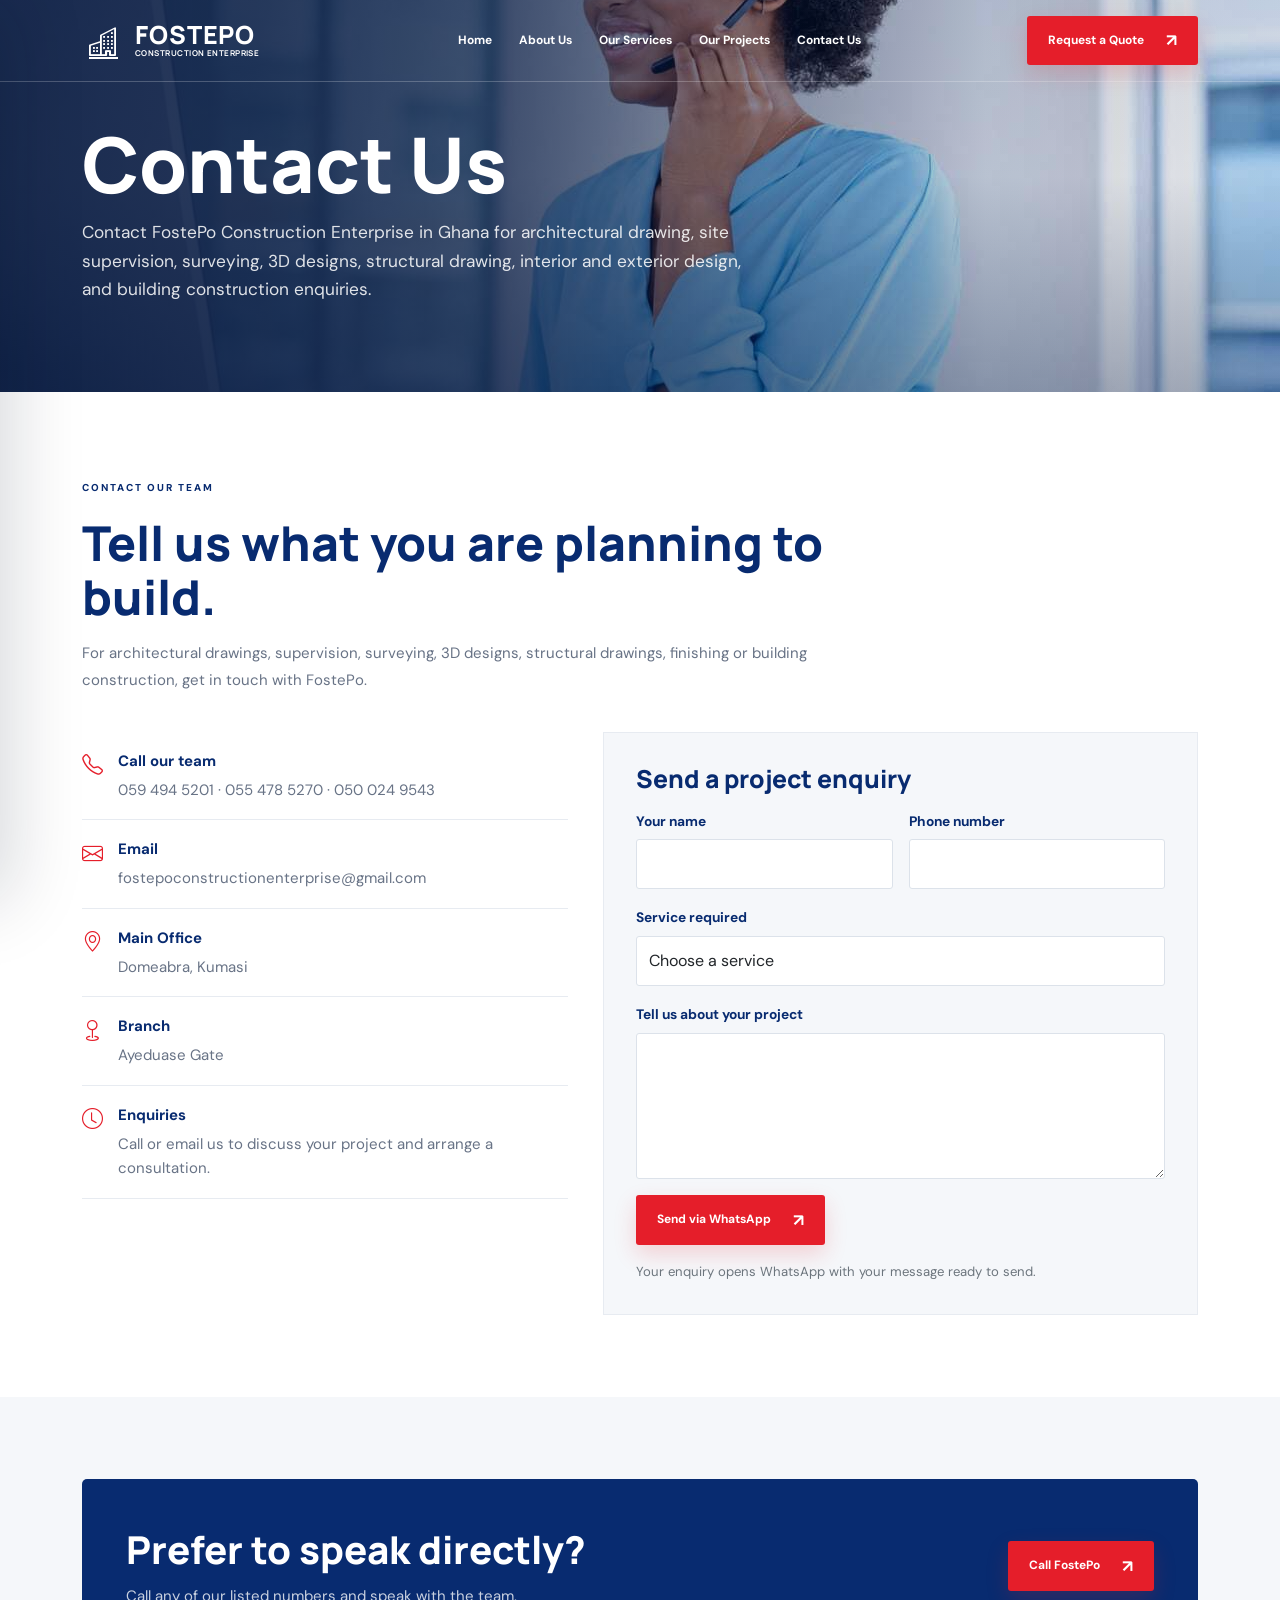
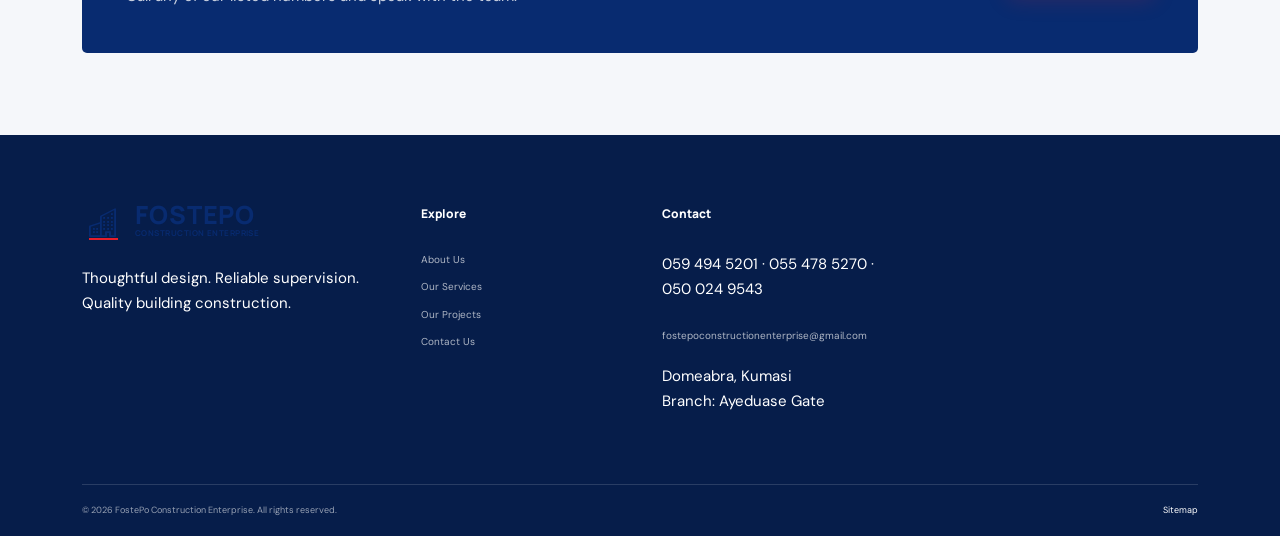
<file: contact/index.html>
<!DOCTYPE html>

<html lang="en">
<head>
<meta charset="utf-8"/>
<meta content="width=device-width, initial-scale=1" name="viewport"/>
<meta content="#082b70" name="theme-color"/>
<meta content="Contact FostePo Construction Enterprise in Ghana for architectural drawing, site supervision, surveying, 3D designs, structural drawing, interior and exterior design, and building construction enquiries." name="description"/>
<meta content="contact FostePo Ghana, FostePo phone number, FostePo email, building construction enquiry Ghana, architectural drawing contact" name="keywords"/>
<meta content="index, follow, max-image-preview:large" name="robots"/>
<link href="https://fostepo.com/contact/" rel="canonical"/>
<title>
   Contact FostePo Construction Enterprise - Ghana
  </title>
<meta content="website" property="og:type"/>
<meta content="FostePo Construction Enterprise" property="og:site_name"/>
<meta content="Contact FostePo Construction Enterprise - Ghana" property="og:title"/>
<meta content="Contact FostePo Construction Enterprise in Ghana for architectural drawing, site supervision, surveying, 3D designs, structural drawing, interior and exterior design, and building construction enquiries." property="og:description"/>
<meta content="https://fostepo.com/contact/" property="og:url"/>
<meta content="https://fostepo.com/assets/images/modern-house-render.jpg" property="og:image"/>
<meta content="summary_large_image" name="twitter:card"/>
<meta content="Contact FostePo Construction Enterprise - Ghana" name="twitter:title"/>
<meta content="Contact FostePo Construction Enterprise in Ghana for architectural drawing, site supervision, surveying, 3D designs, structural drawing, interior and exterior design, and building construction enquiries." name="twitter:description"/>
<meta content="https://fostepo.com/assets/images/modern-house-render.jpg" name="twitter:image"/>
<link href="../favicon.jpg" rel="icon" sizes="256x256" type="image/jpeg"/>
<link href="../favicon.jpg" rel="apple-touch-icon"/>
<link href="https://fonts.googleapis.com" rel="preconnect"/>
<link crossorigin="" href="https://fonts.gstatic.com" rel="preconnect"/>
<link href="https://fonts.googleapis.com/css2?family=DM+Sans:wght@400;500;600;700&amp;family=Manrope:wght@400;500;600;700;800&amp;display=swap" rel="stylesheet"/>
<link href="https://cdn.jsdelivr.net/npm/bootstrap-icons@1.13.1/font/bootstrap-icons.min.css" rel="stylesheet"/>
<link href="https://cdn.jsdelivr.net/npm/bootstrap@5.3.8/dist/css/bootstrap.min.css" rel="stylesheet"/>
<link href="../assets/css/style.css?v=20261112-shared-design-system" rel="stylesheet"/>
<script type="application/ld+json">
   {"@context": "https://schema.org", "@type": "GeneralContractor", "name": "FostePo Construction Enterprise", "url": "https://fostepo.com/", "email": "fostepoconstructionenterprise@gmail.com", "telephone": ["+233594945201", "+233554785270", "+233500249543"], "image": "https://fostepo.com/assets/images/modern-house-render.jpg", "logo": "https://fostepo.com/favicon.jpg", "address": {"@type": "PostalAddress", "addressLocality": "Domeabra", "addressRegion": "Ashanti Region", "addressCountry": "GH"}, "areaServed": {"@type": "Country", "name": "Ghana"}, "knowsAbout": ["Architectural Drawing", "Site Supervision", "Surveying", "3D Designs", "Structural Drawing", "Interior and Exterior Design", "Building Construction"]}
  </script>
<script type="application/ld+json">
   {"@context": "https://schema.org", "@type": "BreadcrumbList", "itemListElement": [{"@type": "ListItem", "position": 1, "name": "Home", "item": "https://fostepo.com/"}, {"@type": "ListItem", "position": 2, "name": "Contact Us", "item": "https://fostepo.com/contact/"}]}
  </script>
</head>
<body>
<a class="skip-link" href="#main">
   Skip to content
  </a>
<header class="site-header" data-header="">
<nav aria-label="Main navigation" class="navbar site-nav">
<div class="container nav-container">
<a aria-label="FostePo Construction Enterprise home" class="brand" href="../">
<span class="brand-mark">
<i class="bi bi-buildings">
</i>
<span class="brand-mark-line">
</span>
</span>
<span class="brand-copy">
<strong>
        FOSTEPO
       </strong>
<small>
        CONSTRUCTION ENTERPRISE
       </small>
</span>
</a>
<div class="desktop-nav d-none d-lg-flex align-items-center">
<a class="nav-link" href="../">
       Home
      </a>
<a class="nav-link" href="../about/">
       About Us
      </a>
<a class="nav-link" href="../services/">
       Our Services
      </a>
<a class="nav-link" href="../projects/">
       Our Projects
      </a>
<a class="nav-link active" href="../contact/">
       Contact Us
      </a>
</div>
<div class="nav-actions">

<a class="button button-red nav-quote d-none d-md-inline-flex" href="../contact/">
       Request a Quote
       <span>
        ↗
       </span>
</a>
<button aria-expanded="false" aria-label="Open navigation menu" class="menu-toggle d-lg-none" data-menu-open="" type="button">
<span>
</span>
<span>
</span>
<span>
</span>
</button>
</div>
</div>
</nav>
</header>
<div class="menu-backdrop" data-menu-backdrop="">
</div>
<aside aria-hidden="true" aria-label="Mobile navigation" class="mobile-drawer" data-mobile-drawer="">
<div class="drawer-top">
<a aria-label="FostePo Construction Enterprise home" class="drawer-brand" href="../"><img class="drawer-brand-logo" src="../assets/images/fostepo-logo.jpg" alt="FostePo Construction Enterprise" /></a>
<button aria-label="Close navigation menu" class="drawer-close" data-menu-close="" type="button">
     ×
    </button>
</div>
<p class="drawer-label">
    Explore FostePo
   </p>
<a data-drawer-link="" href="../">
<span>
     01
    </span>
    Home
   </a>
<a data-drawer-link="" href="../about/">
<span>
     02
    </span>
    About Us
   </a>
<a data-drawer-link="" href="../services/">
<span>
     03
    </span>
    Our Services
   </a>
<a data-drawer-link="" href="../projects/">
<span>
     04
    </span>
    Our Projects
   </a>
<a data-drawer-link="" href="../contact/">
<span>
     05
    </span>
    Contact Us
   </a>
<div class="drawer-bottom">
<small>
     Have a building project in mind?
    </small>
<a class="button button-red" data-drawer-link="" href="../contact/">
     Let's discuss it
     <span>
      ↗
     </span>
</a>
</div>
</aside>

<main id="main">
<section class="page-hero">
<img class="page-hero-image" src="../assets/images/site-foundation-001.jpg" alt="" aria-hidden="true" decoding="async" fetchpriority="high" />
<div class="container">
<h1>
      Contact Us
     </h1>
<p>
      Contact FostePo Construction Enterprise in Ghana for architectural drawing, site supervision, surveying, 3D designs, structural drawing, interior and exterior design, and building construction enquiries.
     </p>
</div>
</section>
<section class="page-content">
<div class="container">
<div class="page-intro">
<span class="eyebrow">
       Contact our team
      </span>
<h2>
       Tell us what you are planning to build.
      </h2>
<p>
       For architectural drawings, supervision, surveying, 3D designs, structural drawings, finishing or building construction, get in touch with FostePo.
      </p>
</div>
<div class="contact-grid">
<div>
<div class="contact-item">
<i class="bi bi-telephone">
</i>
<div>
<strong>
          Call our team
         </strong>
<span>
<a href="tel:+233594945201">
           059 494 5201
          </a>
          ·
          <a href="tel:+233554785270">
           055 478 5270
          </a>
          ·
          <a href="tel:+233500249543">
           050 024 9543
          </a>
</span>
</div>
</div>
<div class="contact-item">
<i class="bi bi-envelope">
</i>
<div>
<strong>
          Email
         </strong>
<a href="mailto:fostepoconstructionenterprise@gmail.com">
          fostepoconstructionenterprise@gmail.com
         </a>
</div>
</div>
<div class="contact-item">
<i class="bi bi-geo-alt">
</i>
<div>
<strong>
          Main Office
         </strong>
<span>
          Domeabra, Kumasi
         </span>
</div>
</div>
<div class="contact-item">
<i class="bi bi-geo">
</i>
<div>
<strong>
          Branch
         </strong>
<span>
          Ayeduase Gate
         </span>
</div>
</div>
<div class="contact-item">
<i class="bi bi-clock">
</i>
<div>
<strong>
          Enquiries
         </strong>
<span>
          Call or email us to discuss your project and arrange a consultation.
         </span>
</div>
</div>
</div>
<form class="contact-form" data-enquiry-form="">
<h3 class="content-heading" style="font-size:1.55rem">
        Send a project enquiry
       </h3>
<div class="row g-3">
<div class="col-md-6">
<label for="name">
          Your name
         </label>
<input class="form-control" id="name" name="name" required=""/>
</div>
<div class="col-md-6">
<label for="phone">
          Phone number
         </label>
<input class="form-control" id="phone" name="phone" required="" type="tel"/>
</div>
<div class="col-12">
<label for="service">
          Service required
         </label>
<select class="form-select" id="service" name="service" required="">
<option value="">
           Choose a service
          </option>
<option>
           Architectural Drawing
          </option>
<option>
           Site Supervision
          </option>
<option>
           Surveying
          </option>
<option>
           3D Designs
          </option>
<option>
           Structural Drawing
          </option>
<option>
           Interior and Exterior Design
          </option>
<option>
           Building Construction
          </option>
</select>
</div>
<div class="col-12">
<label for="message">
          Tell us about your project
         </label>
<textarea class="form-control" id="message" name="message" required="" rows="5"></textarea>
</div>
<div class="col-12">
<button class="button button-red" type="submit">
          Send via WhatsApp
          <span>
           ↗
          </span>
</button>
<small class="d-block mt-3 text-secondary">
          Your enquiry opens WhatsApp with your message ready to send.
         </small>
</div>
</div>
</form>
</div>
</div>
</section>
<section class="page-content" style="background:#f5f7fa">
<div class="container">
<div class="cta-panel">
<div>
<h2>
        Prefer to speak directly?
       </h2>
<p>
        Call any of our listed numbers and speak with the team.
       </p>
</div>
<a class="button button-red" href="tel:+233594945201">
       Call FostePo
       <span>
        ↗
       </span>
</a>
</div>
</div>
</section>
</main>
<footer class="site-footer">
<div class="container">
<div class="footer-main">
<div>
<a class="brand" href="../">
<span class="brand-mark">
<i class="bi bi-buildings">
</i>
<span class="brand-mark-line">
</span>
</span>
<span class="brand-copy">
<strong>
         FOSTEPO
        </strong>
<small>
         CONSTRUCTION ENTERPRISE
        </small>
</span>
</a>
<p class="mt-4">
       Thoughtful design. Reliable supervision. Quality building construction.
      </p>
</div>
<div>
<h4>
       Explore
      </h4>
<a href="../about/">
       About Us
      </a>
<a href="../services/">
       Our Services
      </a>
<a href="../projects/">
       Our Projects
      </a>
<a href="../contact/">
       Contact Us
      </a>
</div>
<div>
<h4>
       Contact
      </h4>
<p>
<a href="tel:+233594945201">
        059 494 5201
       </a>
       ·
       <a href="tel:+233554785270">
        055 478 5270
       </a>
       ·
       <a href="tel:+233500249543">
        050 024 9543
       </a>
</p>
<a href="mailto:fostepoconstructionenterprise@gmail.com">
       fostepoconstructionenterprise@gmail.com
      </a>
<p class="mt-2">
       Domeabra, Kumasi
       <br/>
       Branch: Ayeduase Gate
      </p>
</div>
</div>
<div class="footer-bottom">
<span>
      ©
      <span data-current-year="">
</span>
      FostePo Construction Enterprise. All rights reserved.
     </span>
<a href="../sitemap.xml">
      Sitemap
     </a>
</div>
</div>
</footer>
<button aria-label="Back to top" class="back-to-top" data-back-to-top="" type="button">
   ↑
  </button>
<script defer="" src="../assets/js/main.js?v=20261112-ui">
</script>
</body>
</html>
</file>
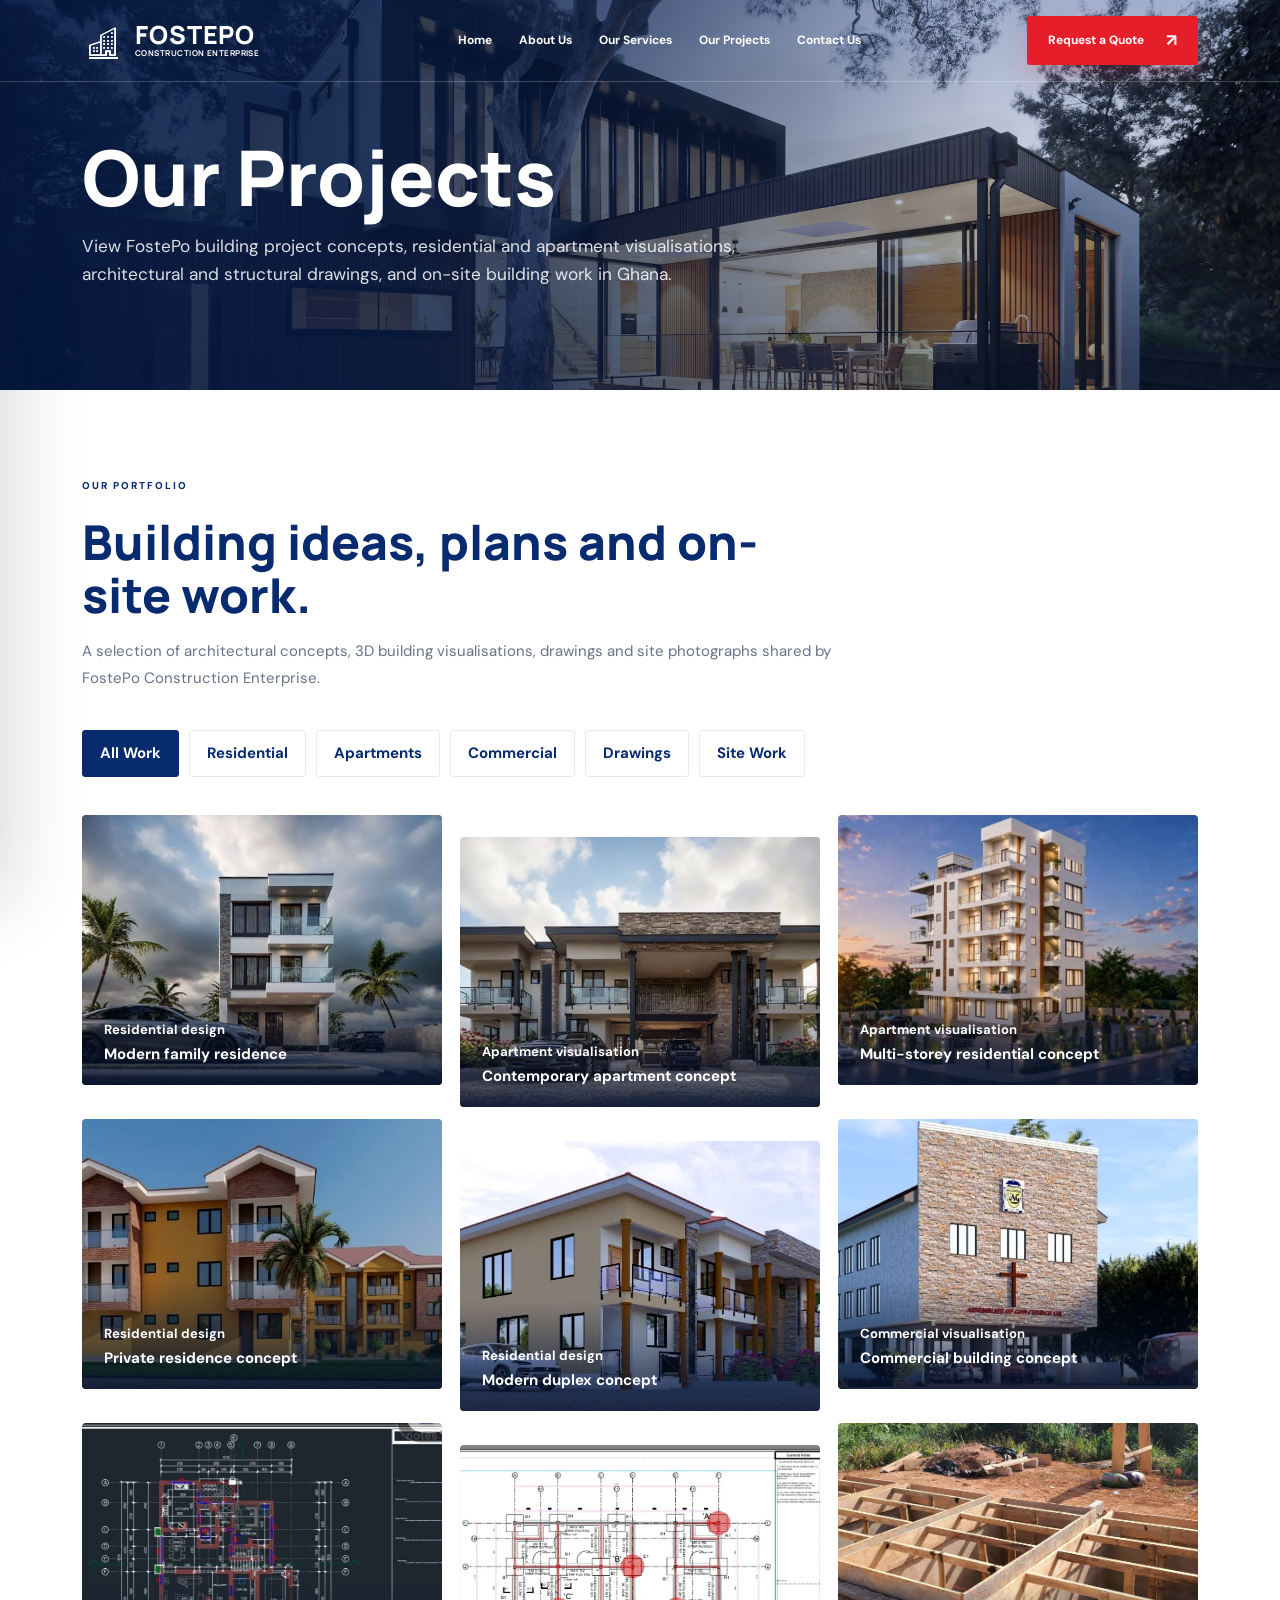
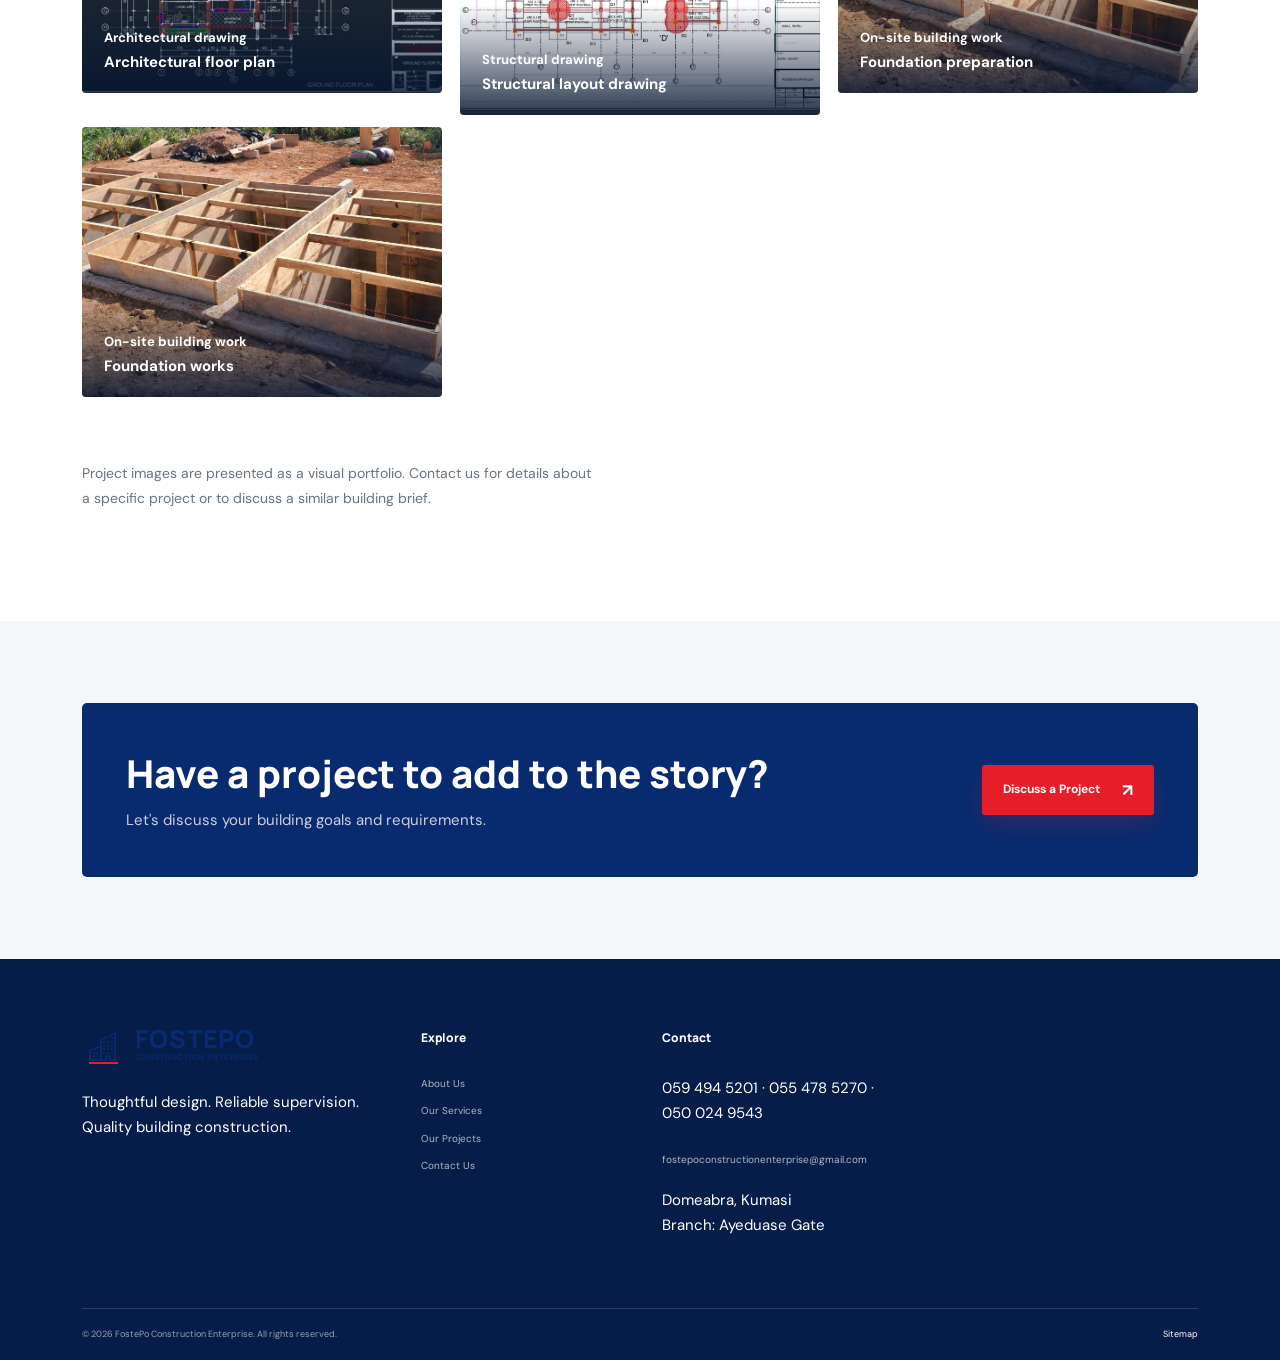
<file: projects/index.html>
<!DOCTYPE html>

<html lang="en">
<head>
<meta charset="utf-8"/>
<meta content="width=device-width, initial-scale=1" name="viewport"/>
<meta content="#082b70" name="theme-color"/>
<meta content="View FostePo building project concepts, residential and apartment visualisations, architectural and structural drawings, and on-site building work in Ghana." name="description"/>
<meta content="FostePo projects, building projects Ghana, house design portfolio, apartment design, architectural visualisation, structural drawings, building construction gallery" name="keywords"/>
<meta content="index, follow, max-image-preview:large" name="robots"/>
<link href="https://fostepo.com/projects/" rel="canonical"/>
<title>
   Building Projects and Designs - FostePo Construction Enterprise
  </title>
<meta content="website" property="og:type"/>
<meta content="FostePo Construction Enterprise" property="og:site_name"/>
<meta content="Building Projects and Designs - FostePo Construction Enterprise" property="og:title"/>
<meta content="View FostePo building project concepts, residential and apartment visualisations, architectural and structural drawings, and on-site building work in Ghana." property="og:description"/>
<meta content="https://fostepo.com/projects/" property="og:url"/>
<meta content="https://fostepo.com/assets/images/fostepo/homepage-hero-02.jpg" property="og:image"/>
<meta content="summary_large_image" name="twitter:card"/>
<meta content="Building Projects and Designs - FostePo Construction Enterprise" name="twitter:title"/>
<meta content="View FostePo building project concepts, residential and apartment visualisations, architectural and structural drawings, and on-site building work in Ghana." name="twitter:description"/>
<meta content="https://fostepo.com/assets/images/fostepo/homepage-hero-02.jpg" name="twitter:image"/>
<link href="../favicon.jpg" rel="icon" sizes="256x256" type="image/jpeg"/>
<link href="../favicon.jpg" rel="apple-touch-icon"/>
<link href="https://fonts.googleapis.com" rel="preconnect"/>
<link crossorigin="" href="https://fonts.gstatic.com" rel="preconnect"/>
<link href="https://fonts.googleapis.com/css2?family=DM+Sans:wght@400;500;600;700&amp;family=Manrope:wght@400;500;600;700;800&amp;display=swap" rel="stylesheet"/>
<link href="https://cdn.jsdelivr.net/npm/bootstrap-icons@1.13.1/font/bootstrap-icons.min.css" rel="stylesheet"/>
<link href="https://cdn.jsdelivr.net/npm/bootstrap@5.3.8/dist/css/bootstrap.min.css" rel="stylesheet"/>
<link href="../assets/css/style.css?v=20261112-shared-design-system" rel="stylesheet"/>
<script type="application/ld+json">
   {"@context": "https://schema.org", "@type": "GeneralContractor", "name": "FostePo Construction Enterprise", "url": "https://fostepo.com/", "email": "fostepoconstructionenterprise@gmail.com", "telephone": ["+233594945201", "+233554785270", "+233500249543"], "image": "https://fostepo.com/assets/images/fostepo/homepage-hero-02.jpg", "logo": "https://fostepo.com/favicon.jpg", "address": {"@type": "PostalAddress", "addressLocality": "Domeabra", "addressRegion": "Ashanti Region", "addressCountry": "GH"}, "areaServed": {"@type": "Country", "name": "Ghana"}, "knowsAbout": ["Architectural Drawing", "Site Supervision", "Surveying", "3D Designs", "Structural Drawing", "Interior and Exterior Design", "Building Construction"]}
  </script>
<script type="application/ld+json">
   {"@context": "https://schema.org", "@type": "BreadcrumbList", "itemListElement": [{"@type": "ListItem", "position": 1, "name": "Home", "item": "https://fostepo.com/"}, {"@type": "ListItem", "position": 2, "name": "Our Projects", "item": "https://fostepo.com/projects/"}]}
  </script>
</head>
<body>
<a class="skip-link" href="#main">
   Skip to content
  </a>
<header class="site-header" data-header="">
<nav aria-label="Main navigation" class="navbar site-nav">
<div class="container nav-container">
<a aria-label="FostePo Construction Enterprise home" class="brand" href="../">
<span class="brand-mark">
<i class="bi bi-buildings">
</i>
<span class="brand-mark-line">
</span>
</span>
<span class="brand-copy">
<strong>
        FOSTEPO
       </strong>
<small>
        CONSTRUCTION ENTERPRISE
       </small>
</span>
</a>
<div class="desktop-nav d-none d-lg-flex align-items-center">
<a class="nav-link" href="../">
       Home
      </a>
<a class="nav-link" href="../about/">
       About Us
      </a>
<a class="nav-link" href="../services/">
       Our Services
      </a>
<a class="nav-link active" href="../projects/">
       Our Projects
      </a>
<a class="nav-link" href="../contact/">
       Contact Us
      </a>
</div>
<div class="nav-actions">

<a class="button button-red nav-quote d-none d-md-inline-flex" href="../contact/">
       Request a Quote
       <span>
        ↗
       </span>
</a>
<button aria-expanded="false" aria-label="Open navigation menu" class="menu-toggle d-lg-none" data-menu-open="" type="button">
<span>
</span>
<span>
</span>
<span>
</span>
</button>
</div>
</div>
</nav>
</header>
<div class="menu-backdrop" data-menu-backdrop="">
</div>
<aside aria-hidden="true" aria-label="Mobile navigation" class="mobile-drawer" data-mobile-drawer="">
<div class="drawer-top">
<a aria-label="FostePo Construction Enterprise home" class="drawer-brand" href="../"><img class="drawer-brand-logo" src="../assets/images/fostepo-logo.jpg" alt="FostePo Construction Enterprise" /></a>
<button aria-label="Close navigation menu" class="drawer-close" data-menu-close="" type="button">
     ×
    </button>
</div>
<p class="drawer-label">
    Explore FostePo
   </p>
<a data-drawer-link="" href="../">
<span>
     01
    </span>
    Home
   </a>
<a data-drawer-link="" href="../about/">
<span>
     02
    </span>
    About Us
   </a>
<a data-drawer-link="" href="../services/">
<span>
     03
    </span>
    Our Services
   </a>
<a data-drawer-link="" href="../projects/">
<span>
     04
    </span>
    Our Projects
   </a>
<a data-drawer-link="" href="../contact/">
<span>
     05
    </span>
    Contact Us
   </a>
<div class="drawer-bottom">
<small>
     Have a building project in mind?
    </small>
<a class="button button-red" data-drawer-link="" href="../contact/">
     Let's discuss it
     <span>
      ↗
     </span>
</a>
</div>
</aside>

<main id="main">
<section class="page-hero">
<img class="page-hero-image" src="../assets/images/fostepo/homepage-hero-02.jpg" alt="" aria-hidden="true" decoding="async" fetchpriority="high" />
<div class="container">
<h1>
      Our Projects
     </h1>
<p>
      View FostePo building project concepts, residential and apartment visualisations, architectural and structural drawings, and on-site building work in Ghana.
     </p>
</div>
</section>
<section class="page-content">
<div class="container">
<div class="page-intro">
<span class="eyebrow">
       Our portfolio
      </span>
<h2>
       Building ideas, plans and on-site work.
      </h2>
<p>
       A selection of architectural concepts, 3D building visualisations, drawings and site photographs shared by FostePo Construction Enterprise.
      </p>
</div>
<div class="project-filter" data-project-filters=""><button class="active" data-filter="all" aria-pressed="true" type="button">All Work</button><button class="" data-filter="residential" aria-pressed="false" type="button">Residential</button><button class="" data-filter="apartments" aria-pressed="false" type="button">Apartments</button><button class="" data-filter="commercial" aria-pressed="false" type="button">Commercial</button><button class="" data-filter="plans" aria-pressed="false" type="button">Drawings</button><button class="" data-filter="site" aria-pressed="false" type="button">Site Work</button></div>
<div class="project-gallery" data-project-grid="">
<figure class="image-card" data-category="residential" data-reveal="" data-search-terms="residential architecture architecture house home exterior design interior design building">
<img alt="Modern family residence by FostePo Construction Enterprise" loading="lazy" src="../assets/images/modern-house-render.jpg"/>
<figcaption>
<small>
         Residential design
        </small>
<br/>
        Modern family residence
       </figcaption>
</figure>
<figure class="image-card" data-category="apartments" data-reveal="" data-search-terms="apartments apartment residential architecture multi-storey building interior design">
<img alt="Contemporary apartment concept by FostePo Construction Enterprise" loading="lazy" src="../assets/images/villa-render-01.jpg"/>
<figcaption>
<small>
         Apartment visualisation
        </small>
<br/>
        Contemporary apartment concept
       </figcaption>
</figure>
<figure class="image-card" data-category="apartments" data-reveal="" data-search-terms="apartments apartment residential architecture multi-storey building interior design">
<img alt="Multi-storey residential concept by FostePo Construction Enterprise" loading="lazy" src="../assets/images/apartment-render-03.jpg"/>
<figcaption>
<small>
         Apartment visualisation
        </small>
<br/>
        Multi-storey residential concept
       </figcaption>
</figure>
<figure class="image-card" data-category="residential" data-reveal="" data-search-terms="residential architecture architecture house home exterior design interior design building">
<img alt="Private residence concept by FostePo Construction Enterprise" loading="lazy" src="../assets/images/apartment-render-01.jpg"/>
<figcaption>
<small>
         Residential design
        </small>
<br/>
        Private residence concept
       </figcaption>
</figure>
<figure class="image-card" data-category="residential" data-reveal="" data-search-terms="residential architecture architecture house home exterior design interior design building">
<img alt="Modern duplex concept by FostePo Construction Enterprise" loading="lazy" src="../assets/images/duplex-render.jpg"/>
<figcaption>
<small>
         Residential design
        </small>
<br/>
        Modern duplex concept
       </figcaption>
</figure>
<figure class="image-card" data-category="commercial" data-reveal="" data-search-terms="commercial architecture office building exterior design interior design">
<img alt="Commercial building concept by FostePo Construction Enterprise" loading="lazy" src="../assets/images/commercial-render.jpg"/>
<figcaption>
<small>
         Commercial visualisation
        </small>
<br/>
        Commercial building concept
       </figcaption>
</figure>
<figure class="image-card" data-category="plans" data-reveal="" data-search-terms="drawings architectural drawings architecture floor plan structural plan design">
<img alt="Architectural floor plan by FostePo Construction Enterprise" loading="lazy" src="../assets/images/plan-ground-floor.jpg"/>
<figcaption>
<small>
         Architectural drawing
        </small>
<br/>
        Architectural floor plan
       </figcaption>
</figure>
<figure class="image-card" data-category="plans" data-reveal="" data-search-terms="drawings architectural drawings architecture floor plan structural plan design">
<img alt="Structural layout drawing by FostePo Construction Enterprise" loading="lazy" src="../assets/images/structural-plan.jpg"/>
<figcaption>
<small>
         Structural drawing
        </small>
<br/>
        Structural layout drawing
       </figcaption>
</figure>
<figure class="image-card" data-category="site" data-reveal="" data-search-terms="site work construction foundation civil works building construction">
<img alt="Foundation preparation by FostePo Construction Enterprise" loading="lazy" src="../assets/images/site-foundation-01.jpg"/>
<figcaption>
<small>
         On-site building work
        </small>
<br/>
        Foundation preparation
       </figcaption>
</figure>
<figure class="image-card" data-category="site" data-reveal="" data-search-terms="site work construction foundation civil works building construction">
<img alt="Foundation works by FostePo Construction Enterprise" loading="lazy" src="../assets/images/site-foundation-02.jpg"/>
<figcaption>
<small>
         On-site building work
        </small>
<br/>
        Foundation works
       </figcaption>
</figure>
</div>
<p class="body-copy mt-5">
      Project images are presented as a visual portfolio. Contact us for details about a specific project or to discuss a similar building brief.
     </p>
</div>
</section>
<section class="page-content" style="background:#f5f7fa">
<div class="container">
<div class="cta-panel">
<div>
<h2>
        Have a project to add to the story?
       </h2>
<p>
        Let's discuss your building goals and requirements.
       </p>
</div>
<a class="button button-red" href="../contact/">
       Discuss a Project
       <span>
        ↗
       </span>
</a>
</div>
</div>
</section>
</main>
<footer class="site-footer">
<div class="container">
<div class="footer-main">
<div>
<a class="brand" href="../">
<span class="brand-mark">
<i class="bi bi-buildings">
</i>
<span class="brand-mark-line">
</span>
</span>
<span class="brand-copy">
<strong>
         FOSTEPO
        </strong>
<small>
         CONSTRUCTION ENTERPRISE
        </small>
</span>
</a>
<p class="mt-4">
       Thoughtful design. Reliable supervision. Quality building construction.
      </p>
</div>
<div>
<h4>
       Explore
      </h4>
<a href="../about/">
       About Us
      </a>
<a href="../services/">
       Our Services
      </a>
<a href="../projects/">
       Our Projects
      </a>
<a href="../contact/">
       Contact Us
      </a>
</div>
<div>
<h4>
       Contact
      </h4>
<p>
<a href="tel:+233594945201">
        059 494 5201
       </a>
       ·
       <a href="tel:+233554785270">
        055 478 5270
       </a>
       ·
       <a href="tel:+233500249543">
        050 024 9543
       </a>
</p>
<a href="mailto:fostepoconstructionenterprise@gmail.com">
       fostepoconstructionenterprise@gmail.com
      </a>
<p class="mt-2">
       Domeabra, Kumasi
       <br/>
       Branch: Ayeduase Gate
      </p>
</div>
</div>
<div class="footer-bottom">
<span>
      ©
      <span data-current-year="">
</span>
      FostePo Construction Enterprise. All rights reserved.
     </span>
<a href="../sitemap.xml">
      Sitemap
     </a>
</div>
</div>
</footer>
<button aria-label="Back to top" class="back-to-top" data-back-to-top="" type="button">
   ↑
  </button>
<script defer="" src="../assets/js/main.js?v=20261112-ui">
</script>
<script defer="" src="../assets/js/projects.js?v=20261112-portfolio-filters"></script>
</body>
</html>
</file>
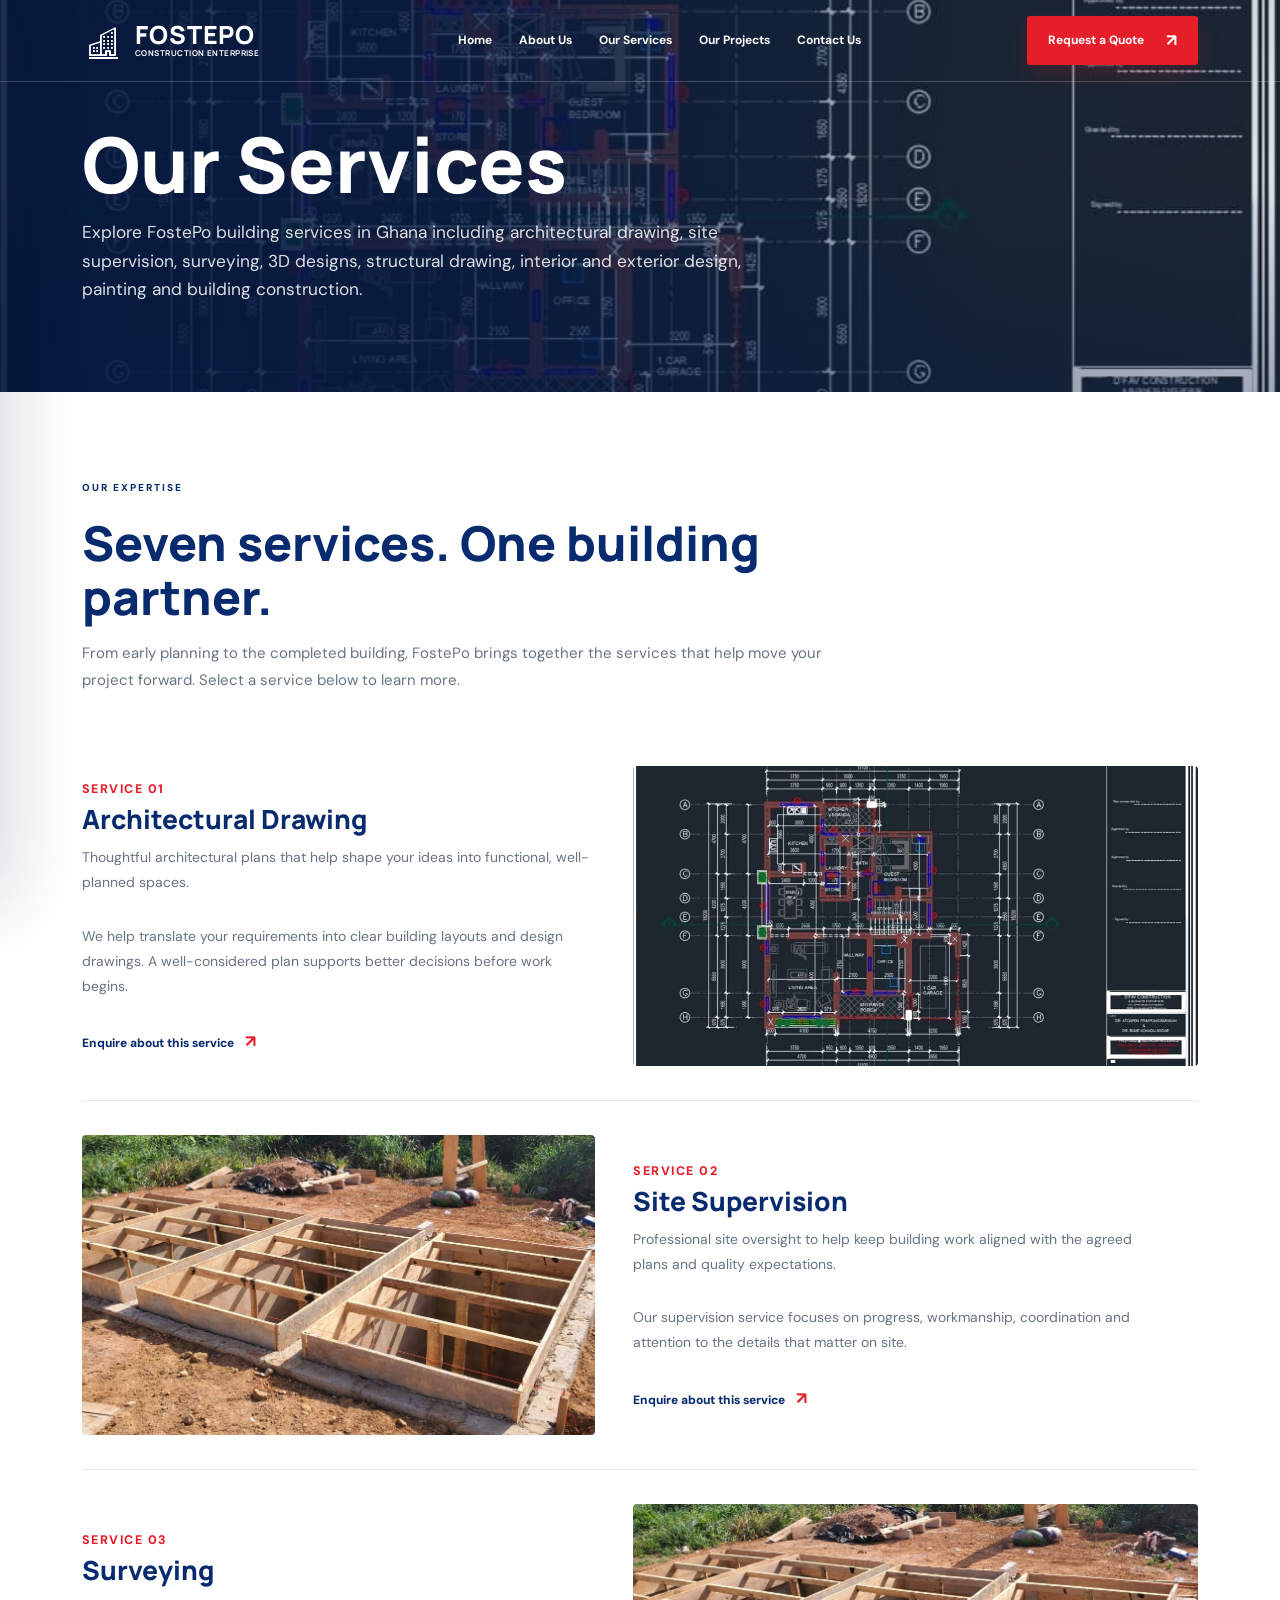
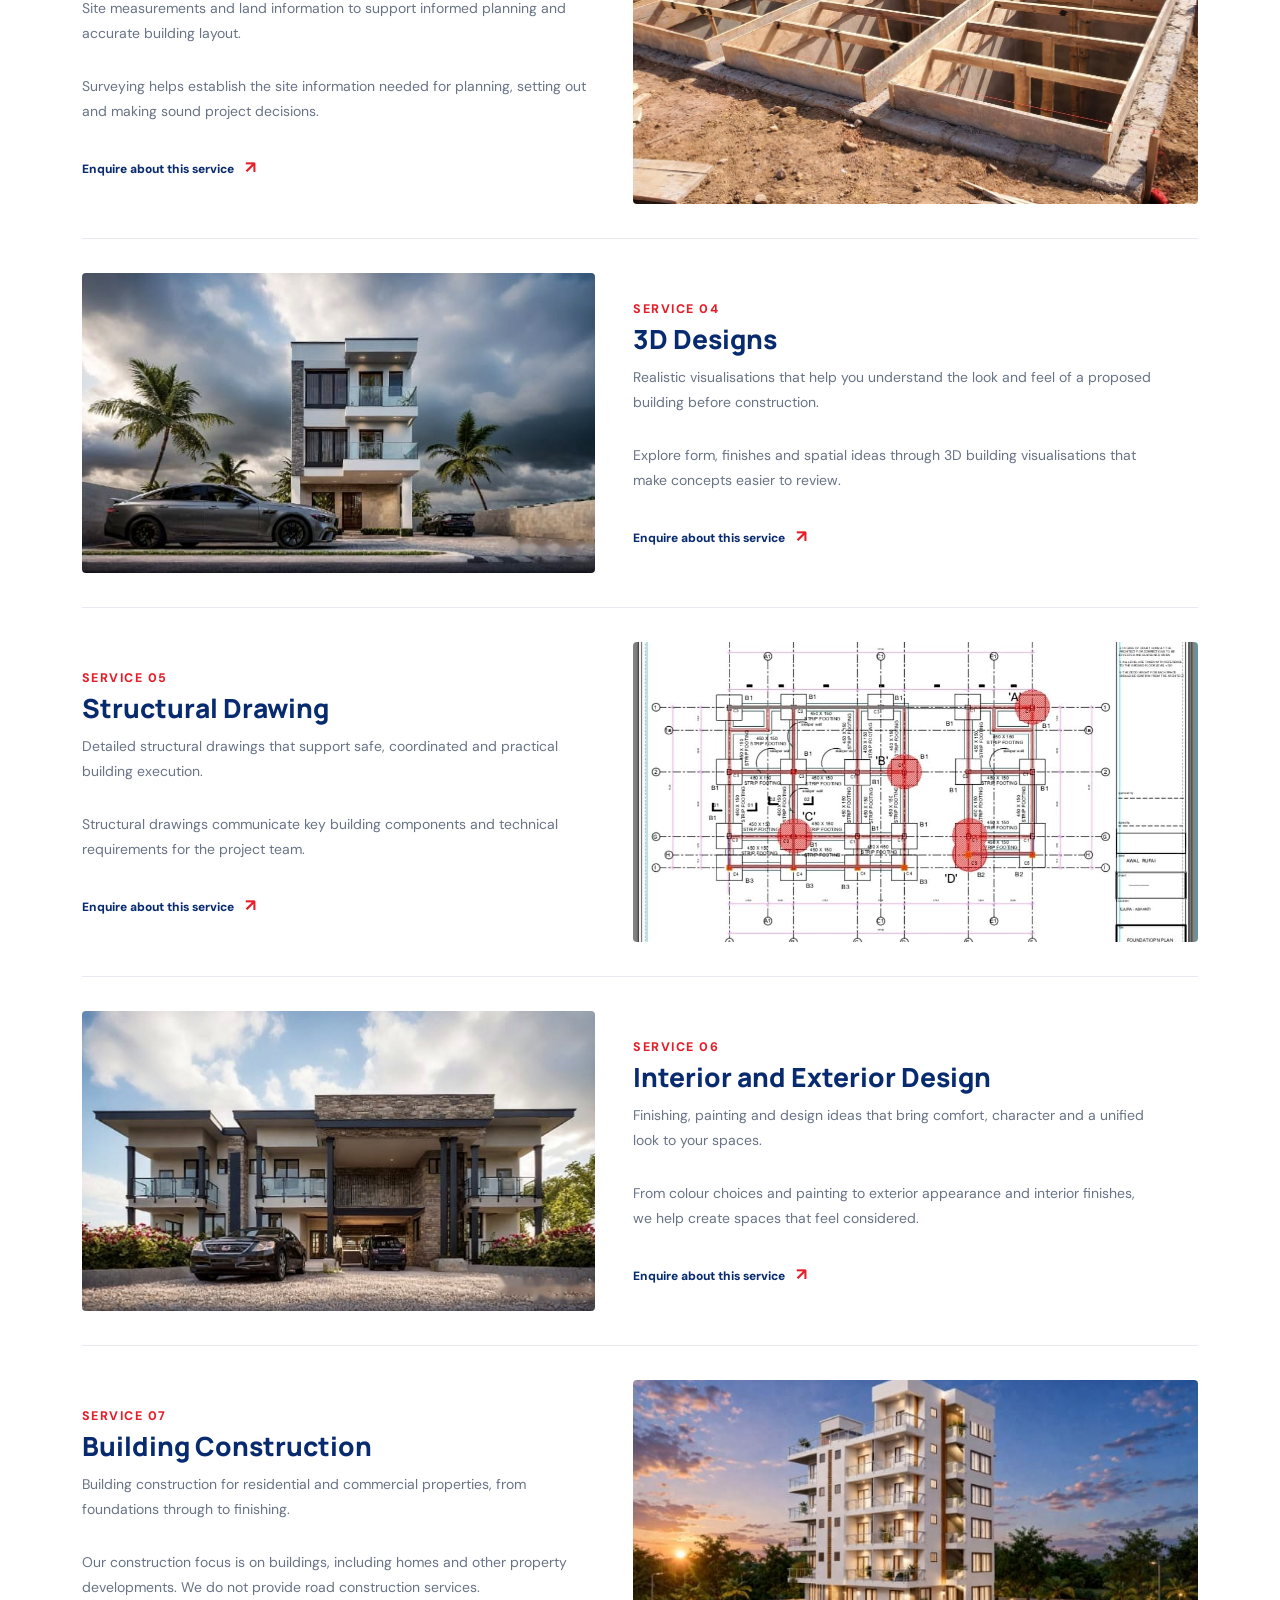
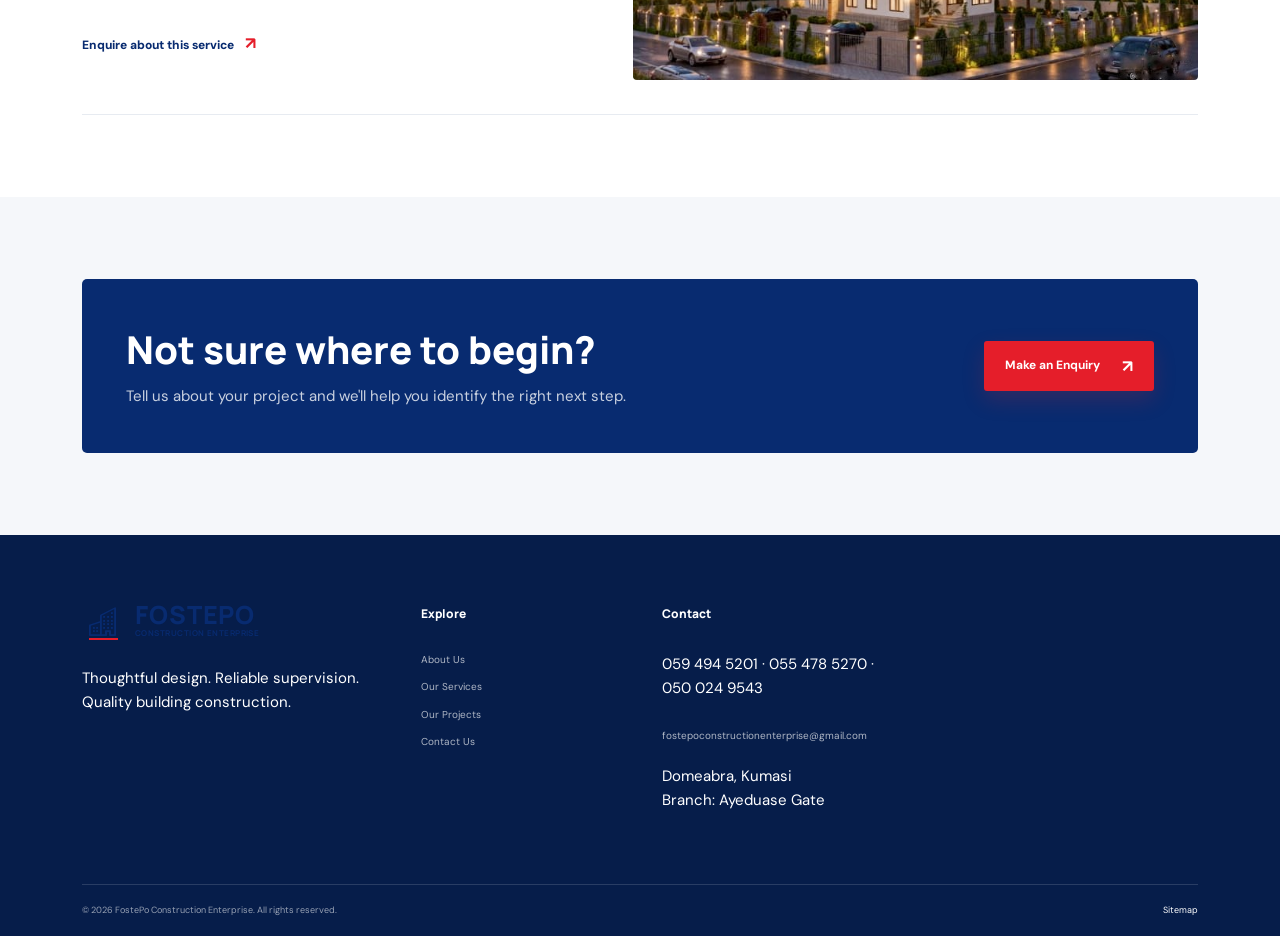
<file: services/index.html>
<!DOCTYPE html>

<html lang="en">
<head>
<meta charset="utf-8"/>
<meta content="width=device-width, initial-scale=1" name="viewport"/>
<meta content="#082b70" name="theme-color"/>
<meta content="Explore FostePo building services in Ghana including architectural drawing, site supervision, surveying, 3D designs, structural drawing, interior and exterior design, painting and building construction." name="description"/>
<meta content="architectural drawing Ghana, site supervision Ghana, surveying services, 3D building design, structural drawing, interior design, exterior design, painting, building construction" name="keywords"/>
<meta content="index, follow, max-image-preview:large" name="robots"/>
<link href="https://fostepo.com/services/" rel="canonical"/>
<title>
   Building Services in Ghana - FostePo Construction Enterprise
  </title>
<meta content="website" property="og:type"/>
<meta content="FostePo Construction Enterprise" property="og:site_name"/>
<meta content="Building Services in Ghana - FostePo Construction Enterprise" property="og:title"/>
<meta content="Explore FostePo building services in Ghana including architectural drawing, site supervision, surveying, 3D designs, structural drawing, interior and exterior design, painting and building construction." property="og:description"/>
<meta content="https://fostepo.com/services/" property="og:url"/>
<meta content="https://fostepo.com/assets/images/modern-house-render.jpg" property="og:image"/>
<meta content="summary_large_image" name="twitter:card"/>
<meta content="Building Services in Ghana - FostePo Construction Enterprise" name="twitter:title"/>
<meta content="Explore FostePo building services in Ghana including architectural drawing, site supervision, surveying, 3D designs, structural drawing, interior and exterior design, painting and building construction." name="twitter:description"/>
<meta content="https://fostepo.com/assets/images/modern-house-render.jpg" name="twitter:image"/>
<link href="../favicon.jpg" rel="icon" sizes="256x256" type="image/jpeg"/>
<link href="../favicon.jpg" rel="apple-touch-icon"/>
<link href="https://fonts.googleapis.com" rel="preconnect"/>
<link crossorigin="" href="https://fonts.gstatic.com" rel="preconnect"/>
<link href="https://fonts.googleapis.com/css2?family=DM+Sans:wght@400;500;600;700&amp;family=Manrope:wght@400;500;600;700;800&amp;display=swap" rel="stylesheet"/>
<link href="https://cdn.jsdelivr.net/npm/bootstrap-icons@1.13.1/font/bootstrap-icons.min.css" rel="stylesheet"/>
<link href="https://cdn.jsdelivr.net/npm/bootstrap@5.3.8/dist/css/bootstrap.min.css" rel="stylesheet"/>
<link href="../assets/css/style.css?v=20261112-shared-design-system" rel="stylesheet"/>
<script type="application/ld+json">
   {"@context": "https://schema.org", "@type": "GeneralContractor", "name": "FostePo Construction Enterprise", "url": "https://fostepo.com/", "email": "fostepoconstructionenterprise@gmail.com", "telephone": ["+233594945201", "+233554785270", "+233500249543"], "image": "https://fostepo.com/assets/images/modern-house-render.jpg", "logo": "https://fostepo.com/favicon.jpg", "address": {"@type": "PostalAddress", "addressLocality": "Domeabra", "addressRegion": "Ashanti Region", "addressCountry": "GH"}, "areaServed": {"@type": "Country", "name": "Ghana"}, "knowsAbout": ["Architectural Drawing", "Site Supervision", "Surveying", "3D Designs", "Structural Drawing", "Interior and Exterior Design", "Building Construction"]}
  </script>
<script type="application/ld+json">
   {"@context": "https://schema.org", "@type": "BreadcrumbList", "itemListElement": [{"@type": "ListItem", "position": 1, "name": "Home", "item": "https://fostepo.com/"}, {"@type": "ListItem", "position": 2, "name": "Our Services", "item": "https://fostepo.com/services/"}]}
  </script>
</head>
<body>
<a class="skip-link" href="#main">
   Skip to content
  </a>
<header class="site-header" data-header="">
<nav aria-label="Main navigation" class="navbar site-nav">
<div class="container nav-container">
<a aria-label="FostePo Construction Enterprise home" class="brand" href="../">
<span class="brand-mark">
<i class="bi bi-buildings">
</i>
<span class="brand-mark-line">
</span>
</span>
<span class="brand-copy">
<strong>
        FOSTEPO
       </strong>
<small>
        CONSTRUCTION ENTERPRISE
       </small>
</span>
</a>
<div class="desktop-nav d-none d-lg-flex align-items-center">
<a class="nav-link" href="../">
       Home
      </a>
<a class="nav-link" href="../about/">
       About Us
      </a>
<a class="nav-link active" href="../services/">
       Our Services
      </a>
<a class="nav-link" href="../projects/">
       Our Projects
      </a>
<a class="nav-link" href="../contact/">
       Contact Us
      </a>
</div>
<div class="nav-actions">

<a class="button button-red nav-quote d-none d-md-inline-flex" href="../contact/">
       Request a Quote
       <span>
        ↗
       </span>
</a>
<button aria-expanded="false" aria-label="Open navigation menu" class="menu-toggle d-lg-none" data-menu-open="" type="button">
<span>
</span>
<span>
</span>
<span>
</span>
</button>
</div>
</div>
</nav>
</header>
<div class="menu-backdrop" data-menu-backdrop="">
</div>
<aside aria-hidden="true" aria-label="Mobile navigation" class="mobile-drawer" data-mobile-drawer="">
<div class="drawer-top">
<a aria-label="FostePo Construction Enterprise home" class="drawer-brand" href="../"><img class="drawer-brand-logo" src="../assets/images/fostepo-logo.jpg" alt="FostePo Construction Enterprise" /></a>
<button aria-label="Close navigation menu" class="drawer-close" data-menu-close="" type="button">
     ×
    </button>
</div>
<p class="drawer-label">
    Explore FostePo
   </p>
<a data-drawer-link="" href="../">
<span>
     01
    </span>
    Home
   </a>
<a data-drawer-link="" href="../about/">
<span>
     02
    </span>
    About Us
   </a>
<a data-drawer-link="" href="../services/">
<span>
     03
    </span>
    Our Services
   </a>
<a data-drawer-link="" href="../projects/">
<span>
     04
    </span>
    Our Projects
   </a>
<a data-drawer-link="" href="../contact/">
<span>
     05
    </span>
    Contact Us
   </a>
<div class="drawer-bottom">
<small>
     Have a building project in mind?
    </small>
<a class="button button-red" data-drawer-link="" href="../contact/">
     Let's discuss it
     <span>
      ↗
     </span>
</a>
</div>
</aside>

<main id="main">
<section class="page-hero">
<img class="page-hero-image" src="../assets/images/plan-ground-floor.jpg" alt="" aria-hidden="true" decoding="async" fetchpriority="high" />
<div class="container">
<h1>
      Our Services
     </h1>
<p>
      Explore FostePo building services in Ghana including architectural drawing, site supervision, surveying, 3D designs, structural drawing, interior and exterior design, painting and building construction.
     </p>
</div>
</section>
<section class="page-content">
<div class="container">
<div class="page-intro">
<span class="eyebrow">
       Our expertise
      </span>
<h2>
       Seven services. One building partner.
      </h2>
<p>
       From early planning to the completed building, FostePo brings together the services that help move your project forward. Select a service below to learn more.
      </p>
</div>
<article class="service-detail" data-reveal="" id="architectural-drawing">
<div class="service-detail-image">
<img alt="Architectural Drawing by FostePo Construction Enterprise" loading="lazy" src="../assets/images/plan-ground-floor.jpg"/>
</div>
<div>
<span class="service-number">
        SERVICE 01
       </span>
<h2>
        Architectural Drawing
       </h2>
<p class="body-copy">
        Thoughtful architectural plans that help shape your ideas into functional, well-planned spaces.
       </p>
<p class="body-copy">
        We help translate your requirements into clear building layouts and design drawings. A well-considered plan supports better decisions before work begins.
       </p>
<a class="simple-link" href="../contact/">
        Enquire about this service
        <span>
         ↗
        </span>
</a>
</div>
</article>
<article class="service-detail" data-reveal="" id="site-supervision">
<div class="service-detail-image">
<img alt="Site Supervision by FostePo Construction Enterprise" loading="lazy" src="../assets/images/site-foundation-01.jpg"/>
</div>
<div>
<span class="service-number">
        SERVICE 02
       </span>
<h2>
        Site Supervision
       </h2>
<p class="body-copy">
        Professional site oversight to help keep building work aligned with the agreed plans and quality expectations.
       </p>
<p class="body-copy">
        Our supervision service focuses on progress, workmanship, coordination and attention to the details that matter on site.
       </p>
<a class="simple-link" href="../contact/">
        Enquire about this service
        <span>
         ↗
        </span>
</a>
</div>
</article>
<article class="service-detail" data-reveal="" id="surveying">
<div class="service-detail-image">
<img alt="Surveying by FostePo Construction Enterprise" loading="lazy" src="../assets/images/site-foundation-02.jpg"/>
</div>
<div>
<span class="service-number">
        SERVICE 03
       </span>
<h2>
        Surveying
       </h2>
<p class="body-copy">
        Site measurements and land information to support informed planning and accurate building layout.
       </p>
<p class="body-copy">
        Surveying helps establish the site information needed for planning, setting out and making sound project decisions.
       </p>
<a class="simple-link" href="../contact/">
        Enquire about this service
        <span>
         ↗
        </span>
</a>
</div>
</article>
<article class="service-detail" data-reveal="" id="3d-designs">
<div class="service-detail-image">
<img alt="3D Designs by FostePo Construction Enterprise" loading="lazy" src="../assets/images/modern-house-render.jpg"/>
</div>
<div>
<span class="service-number">
        SERVICE 04
       </span>
<h2>
        3D Designs
       </h2>
<p class="body-copy">
        Realistic visualisations that help you understand the look and feel of a proposed building before construction.
       </p>
<p class="body-copy">
        Explore form, finishes and spatial ideas through 3D building visualisations that make concepts easier to review.
       </p>
<a class="simple-link" href="../contact/">
        Enquire about this service
        <span>
         ↗
        </span>
</a>
</div>
</article>
<article class="service-detail" data-reveal="" id="structural-drawing">
<div class="service-detail-image">
<img alt="Structural Drawing by FostePo Construction Enterprise" loading="lazy" src="../assets/images/structural-plan.jpg"/>
</div>
<div>
<span class="service-number">
        SERVICE 05
       </span>
<h2>
        Structural Drawing
       </h2>
<p class="body-copy">
        Detailed structural drawings that support safe, coordinated and practical building execution.
       </p>
<p class="body-copy">
        Structural drawings communicate key building components and technical requirements for the project team.
       </p>
<a class="simple-link" href="../contact/">
        Enquire about this service
        <span>
         ↗
        </span>
</a>
</div>
</article>
<article class="service-detail" data-reveal="" id="interior-exterior-design">
<div class="service-detail-image">
<img alt="Interior and Exterior Design by FostePo Construction Enterprise" loading="lazy" src="../assets/images/villa-render-01.jpg"/>
</div>
<div>
<span class="service-number">
        SERVICE 06
       </span>
<h2>
        Interior and Exterior Design
       </h2>
<p class="body-copy">
        Finishing, painting and design ideas that bring comfort, character and a unified look to your spaces.
       </p>
<p class="body-copy">
        From colour choices and painting to exterior appearance and interior finishes, we help create spaces that feel considered.
       </p>
<a class="simple-link" href="../contact/">
        Enquire about this service
        <span>
         ↗
        </span>
</a>
</div>
</article>
<article class="service-detail" data-reveal="" id="building-construction">
<div class="service-detail-image">
<img alt="Building Construction by FostePo Construction Enterprise" loading="lazy" src="../assets/images/apartment-render-03.jpg"/>
</div>
<div>
<span class="service-number">
        SERVICE 07
       </span>
<h2>
        Building Construction
       </h2>
<p class="body-copy">
        Building construction for residential and commercial properties, from foundations through to finishing.
       </p>
<p class="body-copy">
        Our construction focus is on buildings, including homes and other property developments. We do not provide road construction services.
       </p>
<a class="simple-link" href="../contact/">
        Enquire about this service
        <span>
         ↗
        </span>
</a>
</div>
</article>
</div>
</section>
<section class="page-content" style="background:#f5f7fa">
<div class="container">
<div class="cta-panel">
<div>
<h2>
        Not sure where to begin?
       </h2>
<p>
        Tell us about your project and we'll help you identify the right next step.
       </p>
</div>
<a class="button button-red" href="../contact/">
       Make an Enquiry
       <span>
        ↗
       </span>
</a>
</div>
</div>
</section>
</main>
<footer class="site-footer">
<div class="container">
<div class="footer-main">
<div>
<a class="brand" href="../">
<span class="brand-mark">
<i class="bi bi-buildings">
</i>
<span class="brand-mark-line">
</span>
</span>
<span class="brand-copy">
<strong>
         FOSTEPO
        </strong>
<small>
         CONSTRUCTION ENTERPRISE
        </small>
</span>
</a>
<p class="mt-4">
       Thoughtful design. Reliable supervision. Quality building construction.
      </p>
</div>
<div>
<h4>
       Explore
      </h4>
<a href="../about/">
       About Us
      </a>
<a href="../services/">
       Our Services
      </a>
<a href="../projects/">
       Our Projects
      </a>
<a href="../contact/">
       Contact Us
      </a>
</div>
<div>
<h4>
       Contact
      </h4>
<p>
<a href="tel:+233594945201">
        059 494 5201
       </a>
       ·
       <a href="tel:+233554785270">
        055 478 5270
       </a>
       ·
       <a href="tel:+233500249543">
        050 024 9543
       </a>
</p>
<a href="mailto:fostepoconstructionenterprise@gmail.com">
       fostepoconstructionenterprise@gmail.com
      </a>
<p class="mt-2">
       Domeabra, Kumasi
       <br/>
       Branch: Ayeduase Gate
      </p>
</div>
</div>
<div class="footer-bottom">
<span>
      ©
      <span data-current-year="">
</span>
      FostePo Construction Enterprise. All rights reserved.
     </span>
<a href="../sitemap.xml">
      Sitemap
     </a>
</div>
</div>
</footer>
<button aria-label="Back to top" class="back-to-top" data-back-to-top="" type="button">
   ↑
  </button>
<script defer="" src="../assets/js/main.js?v=20261112-ui">
</script>
</body>
</html>
</file>
<file: assets/css/style.css>
/* FostePo Construction Enterprise — global design system
   Page content can be edited independently. Keep the data-* hooks in HTML
   for interactive features; this stylesheet is not tied to page-specific markup. */
:root{
  --fp-navy:#082b70;--fp-blue:#123f91;--fp-red:#e3262e;--fp-ink:#101d35;
  --fp-muted:#69758a;--fp-line:#e4e9f1;--fp-paper:#f6f8fb;--fp-white:#fff;
  --fp-radius:18px;--fp-shadow:0 18px 50px rgba(9,35,83,.10);
  --fp-font:'DM Sans',sans-serif;--fp-display:'Manrope',sans-serif;
}
*{box-sizing:border-box}
html{scroll-behavior:smooth;scroll-padding-top:90px}
body{margin:0;background:#fff;color:var(--fp-ink);font-family:var(--fp-font);font-size:15px;line-height:1.65;overflow-x:hidden}
body.menu-open,body.search-open{overflow:hidden}
a{color:inherit;text-decoration:none}
img{display:block;max-width:100%}
button,input,textarea,select{font:inherit}
button{cursor:pointer}
::selection{background:var(--fp-navy);color:#fff}
.skip-link{position:fixed;top:-60px;left:16px;z-index:9999;background:#fff;padding:10px 16px}
.skip-link:focus{top:12px}
.site-header{position:absolute;z-index:100;top:0;left:0;width:100%;transition:background .3s,box-shadow .3s}
.site-header.is-scrolled{position:fixed;background:rgba(255,255,255,.96);box-shadow:0 8px 30px rgba(7,30,70,.08);backdrop-filter:blur(16px)}
.site-nav{min-height:82px;border-bottom:1px solid rgba(255,255,255,.22)}
.is-scrolled .site-nav{min-height:72px;border-color:var(--fp-line)}
.nav-container{display:flex;align-items:center;justify-content:space-between}
.brand{display:inline-flex;align-items:center;gap:11px;min-width:210px}
.brand-mark{width:42px;height:42px;display:grid;place-items:center;position:relative;color:var(--fp-navy);font-size:29px}
.brand-mark-line{position:absolute;width:29px;height:2px;background:var(--fp-red);bottom:2px;left:7px}
.brand-copy{display:flex;flex-direction:column;line-height:1}
.brand-copy strong{font:800 25px/1 var(--fp-display);letter-spacing:-1.3px;color:var(--fp-navy)}
.brand-copy small{font:700 8px/1.6 var(--fp-display);letter-spacing:.45px;color:var(--fp-navy)}
.desktop-nav{gap:clamp(16px,2.1vw,34px)}
.nav-link{font-size:12px;font-weight:700;color:var(--fp-ink);padding:12px 0!important;position:relative}
.nav-link:after{content:"";position:absolute;bottom:5px;left:0;width:0;height:2px;background:var(--fp-red);transition:width .25s}
.nav-link:hover:after,.nav-link.active:after{width:100%}
.nav-link.active{color:var(--fp-red)}
.nav-actions{display:flex;align-items:center;gap:16px}
.icon-button{width:42px;height:42px;border:1px solid rgba(255,255,255,.5);border-radius:50%;background:rgba(255,255,255,.1);display:grid;place-items:center;color:inherit}
.icon-button svg{width:18px;fill:none;stroke:currentColor;stroke-width:1.8;stroke-linecap:round}
.is-scrolled .icon-button{border-color:var(--fp-line);color:var(--fp-navy);background:#fff}
.button{display:inline-flex;align-items:center;justify-content:center;gap:22px;padding:14px 20px;border-radius:3px;font-size:12px;font-weight:700;transition:transform .25s,background .25s,box-shadow .25s;border:1px solid transparent}
.button:hover{transform:translateY(-2px)}
.button span{font-size:17px;line-height:0}
.button-red{background:var(--fp-red);color:#fff;box-shadow:0 9px 22px rgba(227,38,46,.18)}
.button-red:hover{background:#c91c25;color:#fff;box-shadow:0 13px 26px rgba(227,38,46,.25)}
.button-outline{border-color:#cbd5e4;color:var(--fp-navy);background:#fff}
.button-outline:hover{border-color:var(--fp-navy);color:var(--fp-navy)}
.button-light{background:#fff;color:var(--fp-navy)}
.menu-toggle{width:44px;height:44px;border:1px solid rgba(255,255,255,.5);background:rgba(255,255,255,.12);display:flex;flex-direction:column;justify-content:center;align-items:center;gap:5px}
.menu-toggle span{height:2px;width:19px;background:currentColor;transition:transform .25s}
.is-scrolled .menu-toggle{color:var(--fp-navy);border-color:var(--fp-line)}
/* Full-height half-screen mobile drawer, animated left-to-right on open */
.menu-backdrop{position:fixed;inset:0;background:rgba(4,16,39,.56);z-index:200;opacity:0;visibility:hidden;transition:opacity .35s,visibility .35s}
.mobile-drawer{position:fixed;z-index:201;inset:0 auto 0 0;width:min(50vw,430px);min-width:0;height:100dvh;background:#fff;padding:28px clamp(22px,4vw,42px);display:flex;flex-direction:column;transform:translateX(-102%);transition:transform .45s cubic-bezier(.76,0,.24,1);box-shadow:20px 0 70px rgba(4,16,39,.16);overflow-y:auto}
body.menu-open .mobile-drawer{transform:translateX(0)}
body.menu-open .menu-backdrop{opacity:1;visibility:visible}
.drawer-top{display:flex;align-items:center;justify-content:space-between;padding-bottom:35px;border-bottom:1px solid var(--fp-line)}
.drawer-close{width:38px;height:38px;border:1px solid var(--fp-line);background:#fff;color:var(--fp-navy);font-size:28px;line-height:1}
.drawer-label{font-size:10px;letter-spacing:2px;text-transform:uppercase;color:var(--fp-muted);font-weight:700;margin:35px 0 12px}
.mobile-drawer>a:not(.brand){display:flex;align-items:center;gap:18px;padding:15px 0;border-bottom:1px solid var(--fp-line);font:700 clamp(17px,2vw,21px) var(--fp-display);color:var(--fp-navy)}
.mobile-drawer>a:not(.brand) span{font:600 10px var(--fp-font);color:var(--fp-red)}
.drawer-bottom{margin-top:auto;padding-top:28px;display:grid;gap:13px}
.drawer-bottom small{color:var(--fp-muted)}
.hero{height:min(850px,100svh);min-height:690px;position:relative;background:var(--fp-navy);color:#fff;overflow:hidden}
.hero-slides,.hero-slide{position:absolute;inset:0}
.hero-slide{background-image:var(--hero-image);background-position:center;background-size:cover;opacity:0;visibility:hidden;transform:scale(1.035);transition:opacity .9s,transform 6s ease,visibility .9s}
.hero-slide.is-active{opacity:1;visibility:visible;transform:scale(1)}
.hero-overlay{position:absolute;inset:0;background:linear-gradient(90deg,rgba(4,24,64,.88) 0%,rgba(4,24,64,.72) 38%,rgba(4,24,64,.17) 75%,rgba(4,24,64,.14) 100%),linear-gradient(0deg,rgba(4,24,64,.42),transparent 40%)}
.hero-content{position:relative;height:100%;display:flex;align-items:center;padding-top:100px}
.hero-copy{max-width:620px;padding-bottom:45px}
.eyebrow{display:inline-flex;align-items:center;gap:10px;font-size:10px;letter-spacing:2px;text-transform:uppercase;font-weight:800;color:var(--fp-blue);margin-bottom:20px}
.eyebrow-light{color:#fff}
.hero-kicker{font-size:clamp(15px,1.6vw,19px);font-weight:600;letter-spacing:.3px;margin:0 0 12px}
.hero h1,.hero h2{font:800 clamp(52px,7.4vw,104px)/.98 var(--fp-display);letter-spacing:-5px;margin:0 0 22px;max-width:750px}
.hero h1 em,.hero h2 em{font-style:normal;color:#fff;text-decoration:underline;text-decoration-color:var(--fp-red);text-decoration-thickness:5px;text-underline-offset:10px}
.hero-description{max-width:480px;font-size:15px;color:rgba(255,255,255,.82);line-height:1.8}
.hero-actions{display:flex;align-items:center;gap:28px;margin-top:30px}
.text-link{display:inline-flex;align-items:center;gap:12px;font-size:12px;font-weight:700}
.text-link-light{color:#fff}
.play-icon{width:35px;height:35px;border:1px solid rgba(255,255,255,.7);border-radius:50%;display:grid;place-items:center;font-size:10px}
.hero-side-note{position:absolute;right:18px;bottom:135px;display:flex;align-items:center;gap:13px;writing-mode:vertical-rl;font-size:9px;letter-spacing:1.5px;text-transform:uppercase;color:rgba(255,255,255,.8)}
.hero-side-note i{width:1px;height:55px;background:var(--fp-red)}
.hero-controls{position:absolute;bottom:95px;left:50%;transform:translateX(-50%);display:flex;align-items:center;justify-content:space-between;z-index:4}
.hero-dots{display:flex;gap:8px}
.hero-dots button{width:24px;height:3px;border:0;background:rgba(255,255,255,.45);padding:0;transition:width .25s,background .25s}
.hero-dots button.is-active{width:48px;background:var(--fp-red)}
.hero-arrows{display:flex;gap:7px}
.hero-arrows button{width:38px;height:38px;border:1px solid rgba(255,255,255,.45);background:transparent;color:#fff;font-size:18px;transition:background .2s}
.hero-arrows button:hover{background:var(--fp-red);border-color:var(--fp-red)}
.hero-bottom-strip{position:absolute;bottom:0;left:0;width:100%;background:var(--fp-navy);z-index:3}
.strip-inner{display:flex;justify-content:space-between;gap:20px;padding-top:18px;padding-bottom:18px}
.strip-inner span{font-size:11px;font-weight:600;color:#fff}
.strip-inner b{color:#f16b70;margin-right:10px}
.section-pad{padding:112px 0}
.section-heading{display:flex;align-items:end;justify-content:space-between;gap:40px;margin-bottom:48px}
.section-heading .section-lead{max-width:390px;margin:0 0 5px}
.section-title{font:800 clamp(34px,4.2vw,56px)/1.12 var(--fp-display);letter-spacing:-2px;color:var(--fp-navy);margin:0 0 22px}
.title-rule{position:relative;white-space:nowrap}
.title-rule:after{content:"";position:absolute;left:0;bottom:-5px;width:100%;height:4px;background:var(--fp-red);transform:scaleX(.55);transform-origin:left}
.section-lead{font-size:15px;line-height:1.8;color:#536176}
.body-copy{font-size:14px;color:#69758a;line-height:1.9;max-width:520px;margin-bottom:28px}
.image-frame{position:relative;overflow:hidden;background:#e9eef5}
.intro-image{height:500px;margin-right:30px}
.intro-image:after{content:"";position:absolute;inset:18px -18px -18px 18px;border:1px solid var(--fp-red);pointer-events:none}
.intro-image img{width:100%;height:100%;object-fit:cover}
.image-index{position:absolute;left:0;bottom:0;background:#fff;padding:17px 22px;display:flex;align-items:center;gap:15px;color:var(--fp-navy);z-index:1}
.image-index strong{font:800 35px var(--fp-display)}
.image-index span{font-size:10px;font-weight:700;line-height:1.4;text-transform:uppercase;letter-spacing:1px}
.proof-band{background:#f2f5fa;border-top:1px solid var(--fp-line);border-bottom:1px solid var(--fp-line)}
.proof-grid{display:grid;grid-template-columns:repeat(4,1fr)}
.proof-item{display:flex;align-items:center;gap:17px;padding:26px 18px;border-right:1px solid #dce3ee}
.proof-item:first-child{padding-left:0}
.proof-item:last-child{border:0}
.proof-number{font:800 25px var(--fp-display);color:var(--fp-red)}
.proof-item strong,.proof-item small{display:block}
.proof-item strong{font:800 13px var(--fp-display);color:var(--fp-navy)}
.proof-item small{font-size:10px;color:var(--fp-muted);margin-top:3px}
.services-section{background:#fff}
.services-bento{display:grid;grid-template-columns:repeat(4,1fr);grid-auto-rows:minmax(250px,auto);gap:14px}
.service-card{position:relative;min-height:250px;padding:27px 25px;background:#f5f7fb;border:1px solid #edf0f5;display:flex;flex-direction:column;align-items:flex-start;overflow:hidden;transition:background .35s,transform .35s,box-shadow .35s;color:var(--fp-navy)}
.service-card:before{content:"";position:absolute;width:190px;height:190px;border:1px solid rgba(8,43,112,.08);border-radius:50%;right:-95px;bottom:-105px;transition:transform .4s}
.service-card:hover{background:var(--fp-navy);color:#fff;transform:translateY(-5px);box-shadow:var(--fp-shadow)}
.service-card:hover:before{transform:scale(1.6);border-color:rgba(255,255,255,.16)}
.service-card-large{grid-column:span 2;grid-row:span 1;background:var(--fp-navy);color:#fff}
.service-card-wide{grid-column:span 2}
.service-card-feature{background:#f1f4f9}
.service-index{font-size:9px;letter-spacing:1.5px;font-weight:800;opacity:.62}
.service-icon{font-size:31px;margin:25px 0 14px;line-height:1}
.service-card h3{font:800 21px/1.15 var(--fp-display);letter-spacing:-.5px;margin:0 0 10px}
.service-card p{font-size:12px;line-height:1.7;max-width:290px;color:inherit;opacity:.72;margin:0}
.service-arrow{position:absolute;right:24px;bottom:23px;font-size:21px}
.services-footnote{display:flex;align-items:center;gap:22px;border-top:1px solid var(--fp-line);margin-top:30px;padding-top:22px}
.services-footnote>span{font:800 12px var(--fp-display);color:var(--fp-red)}
.services-footnote p{margin:0;color:var(--fp-muted);font-size:12px;flex:1}
.simple-link{font-size:12px;font-weight:800;color:var(--fp-navy);white-space:nowrap}
.simple-link span{color:var(--fp-red);font-size:17px;margin-left:8px}
.projects-section{background:#f5f7fa}
.project-filters{display:flex;flex-wrap:wrap;gap:8px;margin:-15px 0 24px}
.project-filters button{border:1px solid #dce3ee;background:#fff;color:#5d6b80;padding:9px 15px;font-size:10px;font-weight:700;transition:all .2s}
.project-filters button.active,.project-filters button:hover{background:var(--fp-navy);border-color:var(--fp-navy);color:#fff}
.project-filters button span{margin-left:8px;color:#f16b70}
.project-grid{display:grid;grid-template-columns:1.2fr 1fr 1fr;grid-auto-rows:260px;gap:14px}
.project-card{position:relative;overflow:hidden;background:#dce4ef;min-height:220px}
.project-card.project-tall{grid-row:span 2}
.project-card img{width:100%;height:100%;object-fit:cover;transition:transform .7s}
.project-card:hover img{transform:scale(1.06)}
.project-overlay{position:absolute;inset:0;padding:23px;display:flex;flex-direction:column;justify-content:end;color:#fff;background:linear-gradient(0deg,rgba(5,25,62,.88),transparent 68%)}
.project-overlay>span{font-size:9px;letter-spacing:1.5px;text-transform:uppercase;color:#fff;opacity:.8}
.project-overlay h3{font:800 20px var(--fp-display);margin:6px 0 0}
.project-overlay>a{position:absolute;right:20px;bottom:20px;width:37px;height:37px;border:1px solid rgba(255,255,255,.65);display:grid;place-items:center}
.project-card.is-hidden{display:none}
.gallery-note{font-size:10px;color:#8b95a6;margin:17px 0 0}
.comparison-section{padding-top:35px}
.comparison-panel{display:grid;grid-template-columns:.85fr 1.15fr;background:var(--fp-navy);color:#fff;min-height:450px;overflow:hidden}
.comparison-copy{padding:55px;display:flex;flex-direction:column;align-items:flex-start;justify-content:center}
.comparison-copy .section-title{color:#fff;font-size:clamp(34px,4vw,50px)}
.comparison-copy .section-title span{color:#fff}
.comparison-copy p{color:rgba(255,255,255,.72);font-size:13px;line-height:1.8;max-width:390px;margin-bottom:25px}
.before-after{position:relative;overflow:hidden;min-height:450px;--compare:48%}
.before-after>img,.before-image-wrap,.before-image-wrap img{position:absolute;inset:0;width:100%;height:100%;object-fit:cover}
.before-image-wrap{width:var(--compare);overflow:hidden;border-right:3px solid #fff;z-index:2}
.before-image-wrap img{width:calc(100vw);max-width:none}
.compare-label{position:absolute;z-index:3;top:20px;padding:7px 10px;background:rgba(5,25,62,.72);font-size:8px;letter-spacing:1.5px;color:#fff}
.compare-before{left:20px}.compare-after{right:20px}
.compare-divider{position:absolute;z-index:4;top:50%;left:var(--compare);transform:translate(-50%,-50%);width:42px;height:42px;background:#fff;color:var(--fp-navy);border-radius:50%;display:grid;place-items:center;font-size:18px;pointer-events:none}
.before-after input{position:absolute;inset:0;width:100%;height:100%;z-index:5;opacity:0;cursor:ew-resize}
.process-section{background:#fff}
.process-timeline{position:relative;max-width:850px;margin:0 auto;display:grid;gap:0}
.timeline-line{position:absolute;top:0;bottom:0;left:26px;width:2px;background:#e5eaf2}
.timeline-line span{display:block;width:100%;height:0;background:var(--fp-red);transition:height .15s linear}
.timeline-step{position:relative;display:grid;grid-template-columns:54px 1fr;gap:30px;padding:0 0 46px;opacity:.55;transition:opacity .35s}
.timeline-step:last-child{padding-bottom:0}
.timeline-step.is-active{opacity:1}
.timeline-dot{position:relative;z-index:1;width:54px;height:54px;border-radius:50%;border:1px solid #dbe2ed;background:#fff;color:var(--fp-navy);display:grid;place-items:center;font:800 13px var(--fp-display);transition:all .3s}
.timeline-step.is-active .timeline-dot{background:var(--fp-red);border-color:var(--fp-red);color:#fff;box-shadow:0 0 0 7px rgba(227,38,46,.1)}
.timeline-step small{font-size:9px;letter-spacing:1.6px;color:var(--fp-red);font-weight:800}
.timeline-step h3{font:800 22px var(--fp-display);color:var(--fp-navy);margin:5px 0}
.timeline-step p{max-width:590px;color:var(--fp-muted);font-size:13px;line-height:1.8;margin:0}
.values-section{background:var(--fp-navy);color:#fff;padding:80px 0;position:relative;overflow:hidden}
.values-section:after{content:"F";position:absolute;right:5%;bottom:-180px;font:800 440px var(--fp-display);color:rgba(255,255,255,.035);line-height:1}
.values-inner{display:grid;grid-template-columns:1fr 1.4fr;gap:80px;position:relative;z-index:1}
.values-inner h2{font:800 clamp(38px,5vw,62px)/1.04 var(--fp-display);letter-spacing:-2px;margin:0}
.values-list{display:grid;grid-template-columns:repeat(3,1fr);gap:20px}
.values-list>div{border-left:1px solid rgba(255,255,255,.25);padding-left:18px}
.values-list span{font:800 12px var(--fp-display);color:#ff7076}
.values-list strong{display:block;font:800 15px var(--fp-display);margin:18px 0 8px}
.values-list p{font-size:11px;line-height:1.7;color:rgba(255,255,255,.65);margin:0}
.contact-section{background:#f5f7fa}
.contact-card{display:grid;grid-template-columns:1fr 1fr;background:#fff;box-shadow:var(--fp-shadow)}
.contact-copy{padding:clamp(30px,5vw,65px)}
.contact-copy .section-title{max-width:450px}
.contact-details{display:grid;gap:18px;margin-top:35px}
.contact-details>a,.contact-details>div{display:flex;align-items:center;gap:14px}
.detail-icon{width:38px;height:38px;display:grid;place-items:center;background:#f1f4f9;color:var(--fp-red);font-size:18px}
.contact-details small,.contact-details strong{display:block}
.contact-details small{font-size:9px;text-transform:uppercase;letter-spacing:1px;color:#8a95a7}
.contact-details strong{font-size:12px;color:var(--fp-navy);font-weight:700;overflow-wrap:anywhere}
.enquiry-form{padding:clamp(30px,5vw,60px);background:#f7f9fc}
.form-heading{margin-bottom:25px}
.form-heading small{font-size:9px;letter-spacing:1.5px;color:var(--fp-red);font-weight:800}
.form-heading h3{font:800 25px var(--fp-display);color:var(--fp-navy);margin:7px 0}
.enquiry-form label{display:block;font-size:10px;font-weight:700;color:var(--fp-navy);margin-bottom:7px}
.enquiry-form input,.enquiry-form select,.enquiry-form textarea{width:100%;border:1px solid #e0e6ef;background:#fff;padding:12px 13px;font-size:12px;outline:none;transition:border .2s;min-height:45px}
.enquiry-form textarea{resize:vertical}
.enquiry-form input:focus,.enquiry-form select:focus,.enquiry-form textarea:focus{border-color:var(--fp-blue)}
.form-note{font-size:9px;color:#8b95a6;text-align:center;margin:10px 0 0}
.site-footer{background:#061d4a;color:#fff}
.footer-main{display:grid;grid-template-columns:1.5fr 1fr 1.2fr 1.3fr;gap:45px;padding-top:65px;padding-bottom:55px}
.brand-footer .brand-copy strong,.brand-footer .brand-copy small,.brand-footer .brand-mark{color:#fff}
.footer-brand-col>p{max-width:260px;font-size:11px;color:rgba(255,255,255,.62);line-height:1.8;margin-top:22px}
.footer-main h4{font:800 12px var(--fp-display);margin:5px 0 19px}
.footer-main>div:not(:first-child){display:flex;flex-direction:column;align-items:flex-start;gap:11px}
.footer-main>div>a:not(.brand),.footer-main>div>span{font-size:10px;color:rgba(255,255,255,.68)}
.footer-main a:hover{color:#fff}
.footer-bottom{border-top:1px solid rgba(255,255,255,.14);padding-top:18px;padding-bottom:18px;display:flex;justify-content:space-between;gap:15px;font-size:9px;color:rgba(255,255,255,.58)}
.footer-bottom a{color:#fff}
.search-overlay{position:fixed;inset:0;z-index:300;background:rgba(4,16,39,.78);display:flex;align-items:flex-start;justify-content:center;padding:10vh 18px 30px;opacity:0;visibility:hidden;transition:opacity .3s,visibility .3s;overflow-y:auto}
.search-overlay.is-open{opacity:1;visibility:visible}
.search-panel{width:min(720px,100%);background:#fff;padding:clamp(25px,5vw,48px);transform:translateY(20px);transition:transform .3s}
.search-overlay.is-open .search-panel{transform:translateY(0)}
.search-top{display:flex;justify-content:space-between;align-items:center}
.search-top .eyebrow{margin:0}
.search-top button{border:0;background:none;font-size:30px;color:var(--fp-navy)}
.search-panel h2{font:800 clamp(26px,4vw,38px) var(--fp-display);color:var(--fp-navy);margin:24px 0}
.search-input-wrap{height:60px;border:1px solid #dce3ee;display:flex;align-items:center;padding:0 15px;gap:13px}
.search-input-wrap>span{font-size:25px;color:var(--fp-red)}
.search-input-wrap input{border:0;outline:0;flex:1;min-width:0;font-size:14px}
.search-input-wrap kbd{font-size:9px;color:#7b879a;background:#f2f4f8;padding:5px 7px}
.search-hint{font-size:10px;color:#8792a3;margin:12px 0 20px}
.search-results{display:grid;grid-template-columns:1fr 1fr;gap:7px}
.search-results a{display:grid;grid-template-columns:25px 1fr 18px;grid-template-rows:auto auto;gap:0 10px;padding:13px;border:1px solid #edf0f5;transition:background .2s,border .2s}
.search-results a:hover{background:#f5f7fb;border-color:#dce3ee}
.search-results a>span{grid-row:span 2;color:var(--fp-red);font-size:10px;font-weight:800}
.search-results a strong{font-size:11px;color:var(--fp-navy)}
.search-results a small{font-size:9px;color:#7d899b}
.search-results a b{grid-column:3;grid-row:1/3;align-self:center;color:var(--fp-red)}
.search-results a.is-hidden{display:none}
.no-results{padding:18px;background:#f5f7fb;color:#68758a;font-size:12px}
.back-to-top{position:fixed;right:20px;bottom:20px;z-index:90;width:42px;height:42px;background:var(--fp-red);color:#fff;display:grid;place-items:center;opacity:0;visibility:hidden;transform:translateY(10px);transition:all .25s}
.back-to-top.is-visible{opacity:1;visibility:visible;transform:translateY(0)}
[data-reveal]{opacity:0;transform:translateY(24px);transition:opacity .7s,transform .7s}
[data-reveal].is-visible{opacity:1;transform:none}
@media(max-width:991.98px){
 .site-nav{min-height:72px}.hero{min-height:660px;height:88svh}.hero-content{padding-top:80px}.hero h1,.hero h2{font-size:clamp(54px,10vw,82px)}
 .section-pad{padding:85px 0}.intro-image{height:420px;margin-right:15px}.services-bento{grid-template-columns:repeat(2,1fr);grid-auto-rows:minmax(230px,auto)}
 .service-card-large,.service-card-wide{grid-column:span 2}.project-grid{grid-template-columns:1fr 1fr;grid-auto-rows:240px}.project-card.project-tall{grid-row:span 1}
 .comparison-panel{grid-template-columns:1fr}.comparison-copy{padding:40px}.before-after{min-height:380px}
 .values-inner{grid-template-columns:1fr;gap:35px}.footer-main{grid-template-columns:1fr 1fr}
}
@media(max-width:767.98px){
 html{scroll-padding-top:72px}.brand{min-width:0}.brand-mark{width:35px;height:35px;font-size:25px}.brand-copy strong{font-size:21px}.brand-copy small{font-size:7px}
 .nav-actions{gap:9px}.icon-button{width:38px;height:38px}.menu-toggle{width:40px;height:40px}
 .hero{height:820px;min-height:740px;max-height:100svh}.hero-overlay{background:linear-gradient(90deg,rgba(4,24,64,.88),rgba(4,24,64,.48)),linear-gradient(0deg,rgba(4,24,64,.45),transparent)}
 .hero-content{align-items:center;padding-top:70px;padding-bottom:70px}.hero-copy{padding-bottom:0}.hero h1,.hero h2{font-size:clamp(49px,12vw,75px);letter-spacing:-3px}.hero-description{font-size:13px;max-width:390px}
 .hero-actions{gap:17px;flex-wrap:wrap}.hero-side-note{display:none}.hero-controls{bottom:93px}.strip-inner{display:grid;grid-template-columns:1fr;gap:7px;padding-top:12px;padding-bottom:12px}.strip-inner span{font-size:9px}
 .section-pad{padding:70px 0}.section-heading{display:block;margin-bottom:32px}.section-heading .section-lead{margin-top:12px}.section-title{font-size:clamp(32px,8vw,45px)}
 .intro-image{height:340px;margin:0 12px 12px 0}.proof-grid{grid-template-columns:1fr 1fr}.proof-item{padding:18px 10px;border-bottom:1px solid #dce3ee}.proof-item:nth-child(2){border-right:0}.proof-item:nth-child(3){padding-left:0;border-bottom:0}.proof-item:nth-child(4){border-bottom:0}
 .services-bento{gap:9px;grid-auto-rows:minmax(220px,auto)}.service-card{padding:19px 16px;min-height:220px}.service-card h3{font-size:18px}.service-card p{font-size:11px}.service-icon{font-size:27px;margin:20px 0 12px}.service-index{font-size:8px}
 .services-footnote{align-items:flex-start;flex-wrap:wrap;gap:10px}.services-footnote p{flex-basis:calc(100% - 50px)}.services-footnote .simple-link{margin-left:32px}
 .project-grid{grid-template-columns:1fr 1fr;grid-auto-rows:190px;gap:9px}.project-overlay{padding:13px}.project-overlay h3{font-size:15px}.project-overlay>a{right:12px;bottom:12px;width:30px;height:30px}
 .comparison-section{padding-top:0}.comparison-copy{padding:30px 24px}.before-after{min-height:300px}.values-section{padding:65px 0}.values-list{grid-template-columns:1fr;gap:22px}.values-list>div{display:grid;grid-template-columns:35px 1fr;gap:0 12px}.values-list span{grid-row:span 2}.values-list strong{margin:0 0 4px}.values-list p{grid-column:2}
 .contact-card{grid-template-columns:1fr}.contact-copy,.enquiry-form{padding:30px 24px}.contact-details strong{font-size:11px}
 .footer-main{grid-template-columns:1fr 1fr;gap:30px 20px;padding-top:45px}.footer-brand-col{grid-column:span 2}.footer-bottom{flex-wrap:wrap}.footer-bottom span:last-child{display:none}
 .search-results{grid-template-columns:1fr}.search-overlay{padding-top:5vh}
}
@media(max-width:390px){
 .mobile-drawer{width:50vw;min-width:0}.hero h1,.hero h2{font-size:48px}.hero-actions .button{padding:12px 14px;gap:10px}
 .service-card{padding:16px 13px}.service-card h3{font-size:16px}.service-card p{font-size:10px}
 .project-grid{grid-auto-rows:160px}.footer-main{grid-template-columns:1fr}.footer-brand-col{grid-column:auto}
}
@media(prefers-reduced-motion:reduce){
 *,*::before,*::after{scroll-behavior:auto!important;animation-duration:.01ms!important;animation-iteration-count:1!important;transition-duration:.01ms!important}
 [data-reveal]{opacity:1;transform:none}
}


/* Shared interior-page layout. Edit these tokens once to update every page. */
:root{--fp-blue:#082b70;--fp-red:#e51e2a;--fp-ink:#172033;--fp-muted:#687386;--fp-line:#e7ebf1;--fp-soft:#f5f7fa}
body{color:var(--fp-ink)}
.site-header{z-index:1000}
.brand-copy strong{letter-spacing:.035em}
.page-hero{position:relative;min-height:390px;display:flex;align-items:center;overflow:hidden;background:var(--fp-navy);color:#fff}
.page-hero .container{position:relative;z-index:2;padding-top:110px;padding-bottom:72px}
.page-hero h1{font:800 clamp(2.5rem,6vw,5rem)/1.02 'Manrope',sans-serif;max-width:850px;margin:15px 0}
.page-hero p{max-width:660px;color:rgba(255,255,255,.86);font-size:1.08rem}
.page-crumb{font-size:.82rem;color:rgba(255,255,255,.78);letter-spacing:.08em;text-transform:uppercase}
.page-content{padding:82px 0}
.page-intro{max-width:760px;margin-bottom:38px}
.page-intro h2,.content-heading{font:800 clamp(1.9rem,4vw,3rem)/1.12 'Manrope',sans-serif;color:var(--fp-blue);margin-bottom:16px}
.page-intro p,.body-copy{color:var(--fp-muted);line-height:1.8}
.page-grid{display:grid;grid-template-columns:repeat(3,minmax(0,1fr));gap:22px}
.info-card{background:#fff;border:1px solid var(--fp-line);padding:28px;border-radius:5px;transition:transform .25s,box-shadow .25s}
.info-card:hover{transform:translateY(-5px);box-shadow:0 18px 38px rgba(8,43,112,.09)}
.info-card .card-icon{font-size:1.7rem;color:var(--fp-red);margin-bottom:18px}
.info-card h3{font:750 1.15rem 'Manrope',sans-serif;color:var(--fp-blue);margin-bottom:10px}
.info-card p{color:var(--fp-muted);line-height:1.7;margin:0}
.image-card{position:relative;overflow:hidden;background:#e9edf3;border-radius:4px;min-height:270px}
.image-card img{width:100%;height:100%;min-height:270px;object-fit:cover;display:block;transition:transform .5s}
.image-card:hover img{transform:scale(1.045)}
.image-card figcaption{position:absolute;inset:auto 0 0;padding:42px 22px 18px;background:linear-gradient(transparent,rgba(5,20,48,.85));color:#fff;font-weight:700}
.two-col{display:grid;grid-template-columns:1fr 1fr;gap:52px;align-items:center}
.check-list{list-style:none;padding:0;margin:22px 0}
.check-list li{padding:10px 0;border-bottom:1px solid var(--fp-line);color:var(--fp-ink)}
.check-list i{color:var(--fp-red);margin-right:10px}
.cta-panel{background:var(--fp-blue);color:white;padding:44px;border-radius:5px;display:flex;align-items:center;justify-content:space-between;gap:25px}
.cta-panel h2{font:800 clamp(1.7rem,3vw,2.5rem) 'Manrope',sans-serif;margin:0 0 8px}
.cta-panel p{margin:0;color:rgba(255,255,255,.78)}
.service-detail{display:grid;grid-template-columns:1fr 1.1fr;gap:38px;align-items:center;padding:34px 0;border-bottom:1px solid var(--fp-line)}
.service-detail:nth-child(even) .service-detail-image{order:2}
.service-detail-image{height:300px;overflow:hidden;border-radius:4px}
.service-detail-image img{width:100%;height:100%;object-fit:cover}
.service-detail h2{font:800 1.65rem 'Manrope',sans-serif;color:var(--fp-blue)}
.service-number{font-size:.78rem;font-weight:800;letter-spacing:.12em;color:var(--fp-red)}
.project-gallery{display:grid;grid-template-columns:repeat(3,minmax(0,1fr));gap:18px}
.project-gallery .image-card:nth-child(3n+2){transform:translateY(22px)}
.project-filter{display:flex;gap:10px;flex-wrap:wrap;margin:25px 0 38px}
.project-filter button{border:1px solid var(--fp-line);background:#fff;color:var(--fp-blue);padding:10px 17px;font-weight:700;border-radius:3px}
.project-filter button.active{background:var(--fp-blue);color:white;border-color:var(--fp-blue)}
.contact-grid{display:grid;grid-template-columns:.9fr 1.1fr;gap:35px}
.contact-item{display:flex;gap:15px;padding:17px 0;border-bottom:1px solid var(--fp-line)}
.contact-item i{font-size:1.3rem;color:var(--fp-red)}
.contact-item strong{display:block;color:var(--fp-blue);margin-bottom:4px}
.contact-item span,.contact-item a{color:var(--fp-muted);text-decoration:none}
.contact-form{padding:32px;background:var(--fp-soft);border:1px solid var(--fp-line)}
.contact-form label{font-size:.86rem;font-weight:700;color:var(--fp-blue);margin-bottom:7px}
.contact-form .form-control,.contact-form .form-select{border:1px solid #dce2ea;border-radius:3px;padding:12px;background:#fff}
.contact-form .form-control:focus,.contact-form .form-select:focus{border-color:var(--fp-blue);box-shadow:0 0 0 .2rem rgba(8,43,112,.1)}
.site-footer{margin-top:0}
@media(max-width:991px){.page-grid,.project-gallery{grid-template-columns:repeat(2,minmax(0,1fr))}.two-col,.contact-grid{grid-template-columns:1fr}.service-detail{grid-template-columns:1fr}.service-detail:nth-child(even) .service-detail-image{order:0}.cta-panel{align-items:flex-start;flex-direction:column}}
@media(max-width:575px){.page-hero{min-height:340px}.page-hero .container{padding-top:100px;padding-bottom:55px}.page-content{padding:58px 0}.page-grid,.project-gallery{grid-template-columns:1fr}.project-gallery .image-card:nth-child(3n+2){transform:none}.cta-panel{padding:28px}.service-detail-image{height:235px}}


/* Homepage scrollytelling modules. Shared tokens keep later page edits simple. */
.hero-home .hero-controls{width:min(220px,45vw)}
.hero-home .hero-controls>button{width:34px;height:34px;border:1px solid rgba(255,255,255,.5);background:transparent;color:#fff}
.hero-home .hero-controls>button:hover{background:var(--fp-red);border-color:var(--fp-red)}
.stats-section{background:#f5f7fa}
.stats-layout{display:grid;grid-template-columns:.8fr 1.2fr;gap:30px 70px;align-items:start}
.stats-intro .section-title{max-width:400px}
.stats-grid{display:grid;grid-template-columns:repeat(3,1fr);gap:14px}
.stat-card{padding:24px 18px;background:#fff;border:1px solid var(--fp-line);min-height:165px}
.stat-number{font:800 clamp(34px,4vw,54px)/1 var(--fp-display);color:var(--fp-navy);letter-spacing:-2px}
.stat-number sup{font-size:14px;letter-spacing:0;margin-left:3px}
.stat-card h3{font:700 13px var(--fp-display);margin:17px 0 5px;color:var(--fp-ink)}
.stat-card p{font-size:11px;color:var(--fp-muted);margin:0;line-height:1.55}
.radial-row{grid-column:1/-1;display:grid;grid-template-columns:repeat(3,1fr);gap:24px;border-top:1px solid #dfe5ee;padding-top:28px}
.radial-item{display:flex;align-items:center;gap:14px}.radial-item strong,.radial-item small{display:block}.radial-item strong{font:700 12px var(--fp-display)}.radial-item small{font-size:10px;color:var(--fp-muted);margin-top:3px}
.radial{--progress:0deg;width:54px;height:54px;border-radius:50%;display:grid;place-items:center;background:conic-gradient(var(--fp-red) var(--progress),#e2e7ef 0);position:relative;flex:none}
.radial:before{content:"";position:absolute;inset:5px;background:#f5f7fa;border-radius:50%}.radial span{position:relative;font:800 11px var(--fp-display);color:var(--fp-navy)}
.home-bento{grid-template-columns:repeat(4,minmax(0,1fr));grid-auto-rows:minmax(220px,auto)}
.home-bento .service-card{min-height:240px}.home-bento .service-card-feature{grid-column:span 2;grid-row:span 2;background:var(--fp-navy);color:#fff}.home-bento .service-card-wide{grid-column:span 2}
.home-bento .service-card-feature h3,.home-bento .service-card-feature p{color:#fff}.home-bento .service-card-feature .service-icon{color:#fff}
.home-bento .service-card:not(.service-card-feature):hover{background:var(--fp-navy);color:#fff}.home-bento .service-card:not(.service-card-feature):hover h3,.home-bento .service-card:not(.service-card-feature):hover p,.home-bento .service-card:not(.service-card-feature):hover .service-icon{color:#fff}
.home-filters{margin:0 0 25px}.home-filters button{font-size:11px}
.home-project-grid{grid-template-columns:1.15fr 1fr 1fr;grid-auto-rows:250px}.home-project-grid .project-tall{grid-row:span 2}
.comparison-section{background:#082b70;padding-top:90px;padding-bottom:90px}.comparison-panel{display:grid;grid-template-columns:.85fr 1.15fr;align-items:center;gap:55px}
.comparison-copy h2{font:800 clamp(34px,4.5vw,58px)/1.08 var(--fp-display);letter-spacing:-2px;color:#fff;margin:0 0 18px}.comparison-copy p{color:rgba(255,255,255,.75);font-size:13px;line-height:1.8;max-width:420px;margin-bottom:25px}
.before-after{height:440px;min-height:0;position:relative;overflow:hidden;background:#dfe5ed;border:8px solid rgba(255,255,255,.13)}
.before-after>img,.compare-top img{position:absolute;inset:0;width:100%;height:100%;object-fit:cover}.compare-top{position:absolute;inset:0;width:var(--compare,52%);overflow:hidden;border-right:3px solid #fff}.compare-top img{width:calc(100vw);max-width:none;object-position:left center;filter:grayscale(1) contrast(.9)}
.compare-label{position:absolute;top:18px;padding:7px 10px;background:rgba(8,43,112,.85);color:#fff;font-size:9px;font-weight:800;letter-spacing:1px}.compare-label-before{left:18px}.compare-label-after{right:18px}
.before-after input{position:absolute;inset:auto 0 0;width:100%;z-index:5;opacity:0;height:100%;cursor:ew-resize;margin:0}
.process-section{background:#f5f7fa}.timeline{position:relative;max-width:880px;margin:20px auto 0;padding:10px 0}.timeline-track{position:absolute;left:31px;top:25px;bottom:25px;width:2px;background:#dce3ed}.timeline-track span{display:block;width:100%;height:0;background:var(--fp-red);transition:height .15s linear}
.timeline-step{position:relative;display:grid;grid-template-columns:64px 1fr 100px;gap:22px;align-items:center;padding:26px 0 26px 0;border-bottom:1px solid #e1e6ee}.timeline-no{width:64px;height:64px;border-radius:50%;background:#fff;border:1px solid #dce3ed;display:grid;place-items:center;color:var(--fp-navy);font:800 14px var(--fp-display);z-index:1;transition:all .3s}.timeline-step.is-active .timeline-no{background:var(--fp-red);border-color:var(--fp-red);color:#fff;box-shadow:0 0 0 8px rgba(227,38,46,.1)}
.timeline-step h3{font:750 18px var(--fp-display);color:var(--fp-navy);margin:0 0 6px}.timeline-step p{font-size:12px;color:var(--fp-muted);margin:0}.timeline-step>small{font-size:9px;font-weight:800;letter-spacing:1.5px;color:#9aa5b5;text-align:right}
.trust-grid{display:grid;grid-template-columns:repeat(3,1fr);gap:18px}.trust-grid article{padding:28px;border:1px solid var(--fp-line);background:#fff}.trust-grid i{font-size:26px;color:var(--fp-red)}.trust-grid h3{font:750 16px var(--fp-display);color:var(--fp-navy);margin:18px 0 8px}.trust-grid p{font-size:12px;color:var(--fp-muted);margin:0}
.logo-marquee{overflow:hidden;border-top:1px solid var(--fp-line);border-bottom:1px solid var(--fp-line);margin-top:55px;padding:20px 0}.marquee-track{display:flex;align-items:center;gap:28px;width:max-content;animation:marquee 34s linear infinite}.marquee-track span{font:800 11px var(--fp-display);letter-spacing:1.2px;color:#66738a;white-space:nowrap}.marquee-track b{color:var(--fp-red);font-size:17px}@keyframes marquee{to{transform:translateX(-50%)}}
.testimonial-section{background:#f5f7fa}.testimonial-wrap{display:grid;grid-template-columns:1fr 1fr;gap:70px;align-items:center}.testimonial-card{position:relative;background:#fff;padding:40px;border:1px solid var(--fp-line);box-shadow:var(--fp-shadow)}.quote-mark{font:800 70px/ .7 Georgia;color:var(--fp-red)}.testimonial-card blockquote{font:700 clamp(18px,2.2vw,25px)/1.5 var(--fp-display);color:var(--fp-navy);margin:20px 0 28px}.testimonial-credit{display:flex;align-items:center;gap:12px;border-top:1px solid var(--fp-line);padding-top:20px}.credit-icon{width:38px;height:38px;background:var(--fp-navy);color:#fff;display:grid;place-items:center;font:800 18px var(--fp-display)}.testimonial-credit strong,.testimonial-credit small{display:block}.testimonial-credit strong{font-size:11px}.testimonial-credit small{font-size:10px;color:var(--fp-muted)}.testimonial-controls{display:flex;align-items:center;gap:12px;position:absolute;right:35px;bottom:30px}.testimonial-controls button{width:30px;height:30px;border:1px solid var(--fp-line);background:#fff;color:var(--fp-navy)}.testimonial-controls span{font-size:9px;color:var(--fp-muted)}
@media(max-width:991.98px){.stats-layout{grid-template-columns:1fr;gap:25px}.home-bento{grid-template-columns:repeat(2,minmax(0,1fr))}.home-bento .service-card-feature{grid-row:span 1}.comparison-panel{grid-template-columns:1fr;gap:30px}.comparison-copy{padding:0}.testimonial-wrap{grid-template-columns:1fr;gap:30px}.home-project-grid{grid-auto-rows:220px}}
@media(max-width:767.98px){.stats-grid{grid-template-columns:1fr 1fr}.stat-card:last-child{grid-column:span 2}.radial-row{grid-template-columns:1fr;gap:16px}.home-bento{grid-template-columns:1fr 1fr;grid-auto-rows:minmax(205px,auto)}.home-bento .service-card-feature,.home-bento .service-card-wide{grid-column:span 2}.home-project-grid{grid-template-columns:1fr 1fr;grid-auto-rows:190px}.home-project-grid .project-tall{grid-row:span 2}.before-after{height:330px}.timeline-step{grid-template-columns:48px 1fr;gap:14px;padding:20px 0}.timeline-no{width:48px;height:48px}.timeline-track{left:23px}.timeline-step>small{display:none}.trust-grid{grid-template-columns:1fr}.testimonial-card{padding:28px 24px 75px}.testimonial-controls{right:22px;bottom:22px}.hero-home .hero-controls{width:210px}}
@media(max-width:420px){.mobile-drawer{width:50vw;padding:20px 14px}.mobile-drawer>a:not(.brand){font-size:15px;gap:9px}.drawer-top .brand-copy strong{font-size:17px}.drawer-top .brand-copy small{font-size:6px}.home-bento{grid-template-columns:1fr}.home-bento .service-card-feature,.home-bento .service-card-wide{grid-column:span 1}.home-project-grid{grid-template-columns:1fr;grid-auto-rows:220px}.home-project-grid .project-tall{grid-row:span 1}.stats-grid{grid-template-columns:1fr}.stat-card:last-child{grid-column:auto}}
@media(prefers-reduced-motion:reduce){.marquee-track{animation:none}}

/* Keep the transparent header legible over the dark hero images. */
.site-header:not(.is-scrolled) .brand-copy strong,
.site-header:not(.is-scrolled) .brand-copy small,
.site-header:not(.is-scrolled) .brand-mark,
.site-header:not(.is-scrolled) .nav-link,
.site-header:not(.is-scrolled) .icon-button,
.site-header:not(.is-scrolled) .menu-toggle{color:#fff}
.site-header:not(.is-scrolled) .brand-mark-line{background:#fff}
/* Keep both comparison images at the same dimensions while clipping the top layer. */
.before-after .compare-top{inset:0;width:100%;clip-path:inset(0 calc(100% - var(--compare,52%)) 0 0);border:0}
.before-after .compare-top:after{content:"";position:absolute;top:0;bottom:0;left:var(--compare,52%);width:3px;background:#fff}
.before-after .compare-top img{width:100%;height:100%;max-width:100%;object-fit:cover}





/* 2026 refinements: blue-tinted imagery and full-screen mobile navigation */
.hero-overlay{
  background:linear-gradient(90deg,rgba(5,31,91,.90) 0%,rgba(8,48,125,.76) 42%,rgba(9,55,135,.34) 100%),linear-gradient(0deg,rgba(5,31,91,.40),rgba(5,31,91,.12));
}
.page-hero{position:relative;isolation:isolate;background:var(--fp-navy)!important;color:#fff}
.page-hero-image{position:absolute;inset:0;z-index:0;width:100%;height:100%;object-fit:cover;object-position:center;display:block}
.page-hero:after{content:"";position:absolute;inset:0;z-index:1;pointer-events:none;background:linear-gradient(90deg,rgba(5,31,91,.90),rgba(8,48,125,.62)),linear-gradient(0deg,rgba(5,31,91,.32),rgba(5,31,91,.12))}
.page-hero:before{content:none!important;display:none!important;animation:none!important}
.page-hero .container{position:relative;z-index:2}
@media(max-width:991.98px){
  .mobile-drawer{
    inset:0 0 0 0!important;
    width:100vw!important;
    max-width:none!important;
    min-width:0!important;
    height:100vh!important;
    height:100dvh!important;
    padding:24px clamp(22px,7vw,38px)!important;
    overflow-y:auto!important;
    overscroll-behavior:contain;
    border-radius:0!important;
  }
  .mobile-drawer>a:not(.brand){font-size:clamp(19px,5vw,24px);padding:17px 0}
  .drawer-top{padding-bottom:24px}
  .drawer-label{margin:27px 0 12px}
  .drawer-bottom{padding-top:24px}
}
@media(max-width:991.98px){
  .hero{height:100svh;min-height:620px}
  .hero-content{padding-top:100px}
}


/* Reliable hero image rendering and single-image mobile drawer branding */
.hero-slide{background-color:var(--fp-navy);background-image:none}
.hero-slide-image{position:absolute;inset:0;z-index:0;width:100%;height:100%;object-fit:cover;object-position:center;transform:scale(1.035);transition:transform 6s ease;display:block}
.hero-slide.is-active .hero-slide-image{transform:scale(1)}
.hero-overlay{z-index:1}
.hero-content{position:relative;z-index:2}
.drawer-brand{display:flex;align-items:center;min-width:0;max-width:calc(100% - 54px);flex:1}
.drawer-brand-logo{display:block;width:min(290px,100%);max-height:66px;height:auto;object-fit:contain;object-position:left center}
.drawer-close{position:relative;z-index:5;flex:0 0 42px;display:grid;place-items:center;min-width:42px;min-height:42px;padding:0;cursor:pointer;pointer-events:auto}

.back-to-top{cursor:pointer;pointer-events:auto}
body.menu-open{overflow:hidden}
@media(max-width:991.98px){.mobile-drawer{inset:0!important;width:100vw!important;max-width:none!important;height:100vh!important;height:100dvh!important;border-radius:0!important}.drawer-brand-logo{max-height:62px}.drawer-top{gap:18px}}


/* Navigation overlay stacking fix (shared by homepage and all inner pages).
   The interior-page header previously used z-index:1000, covering the drawer's
   close button and leaving the header logo visible over the drawer logo. */
.menu-backdrop{z-index:1200!important}
.mobile-drawer{z-index:1201!important;isolation:isolate}
body.menu-open .site-header{z-index:100!important}
body.menu-open .menu-backdrop{z-index:1200!important;pointer-events:auto}
body.menu-open .mobile-drawer{z-index:1201!important;pointer-events:auto;visibility:visible}
.mobile-drawer .drawer-top{position:relative;z-index:2;display:flex;align-items:center;justify-content:space-between;gap:18px}
.mobile-drawer .drawer-brand{display:flex;align-items:center;flex:1 1 auto;min-width:0;max-width:calc(100% - 60px);gap:0}
.mobile-drawer .drawer-brand-logo{display:block;flex:0 1 auto;width:min(290px,100%);max-width:100%;height:auto;max-height:62px;object-fit:contain;object-position:left center}
.mobile-drawer .drawer-brand .brand-mark,
.mobile-drawer .drawer-brand .brand-copy{display:none!important}
.mobile-drawer .drawer-close{position:relative;z-index:3;display:grid;place-items:center;flex:0 0 44px;width:44px;height:44px;min-width:44px;min-height:44px;margin:0;padding:0;border:1px solid var(--fp-line);border-radius:3px;background:#fff;color:var(--fp-navy);font-size:30px;line-height:1;cursor:pointer;pointer-events:auto;touch-action:manipulation}
.mobile-drawer .drawer-close:focus-visible{outline:3px solid var(--fp-red);outline-offset:3px}


/* Project portfolio filters: hidden cards must leave the CSS grid. */
.project-gallery .image-card[hidden],
.project-gallery .image-card.is-hidden{
  display:none!important;
}


/* Unified FostePo navy photo treatment, matched to the supplied homepage reference. */
.hero-overlay,
.page-hero:after{
  background:
    linear-gradient(90deg,
      rgba(4,24,64,.88) 0%,
      rgba(4,24,64,.84) 20%,
      rgba(4,24,64,.70) 40%,
      rgba(4,24,64,.48) 55%,
      rgba(4,24,64,.10) 77%,
      rgba(4,24,64,.04) 100%),
    linear-gradient(0deg,
      rgba(4,24,64,.34) 0%,
      rgba(4,24,64,.08) 55%,
      rgba(4,24,64,.12) 100%);
}
.hero-overlay{z-index:1}
.page-hero:after{
  content:"";
  display:block;
  position:absolute;
  inset:0;
  z-index:1;
  pointer-events:none;
}
.page-hero{isolation:isolate}
.page-hero-image{position:absolute;inset:0;z-index:0;width:100%;height:100%;object-fit:cover;object-position:center;display:block}
.page-hero .container{position:relative;z-index:2}
</file>
